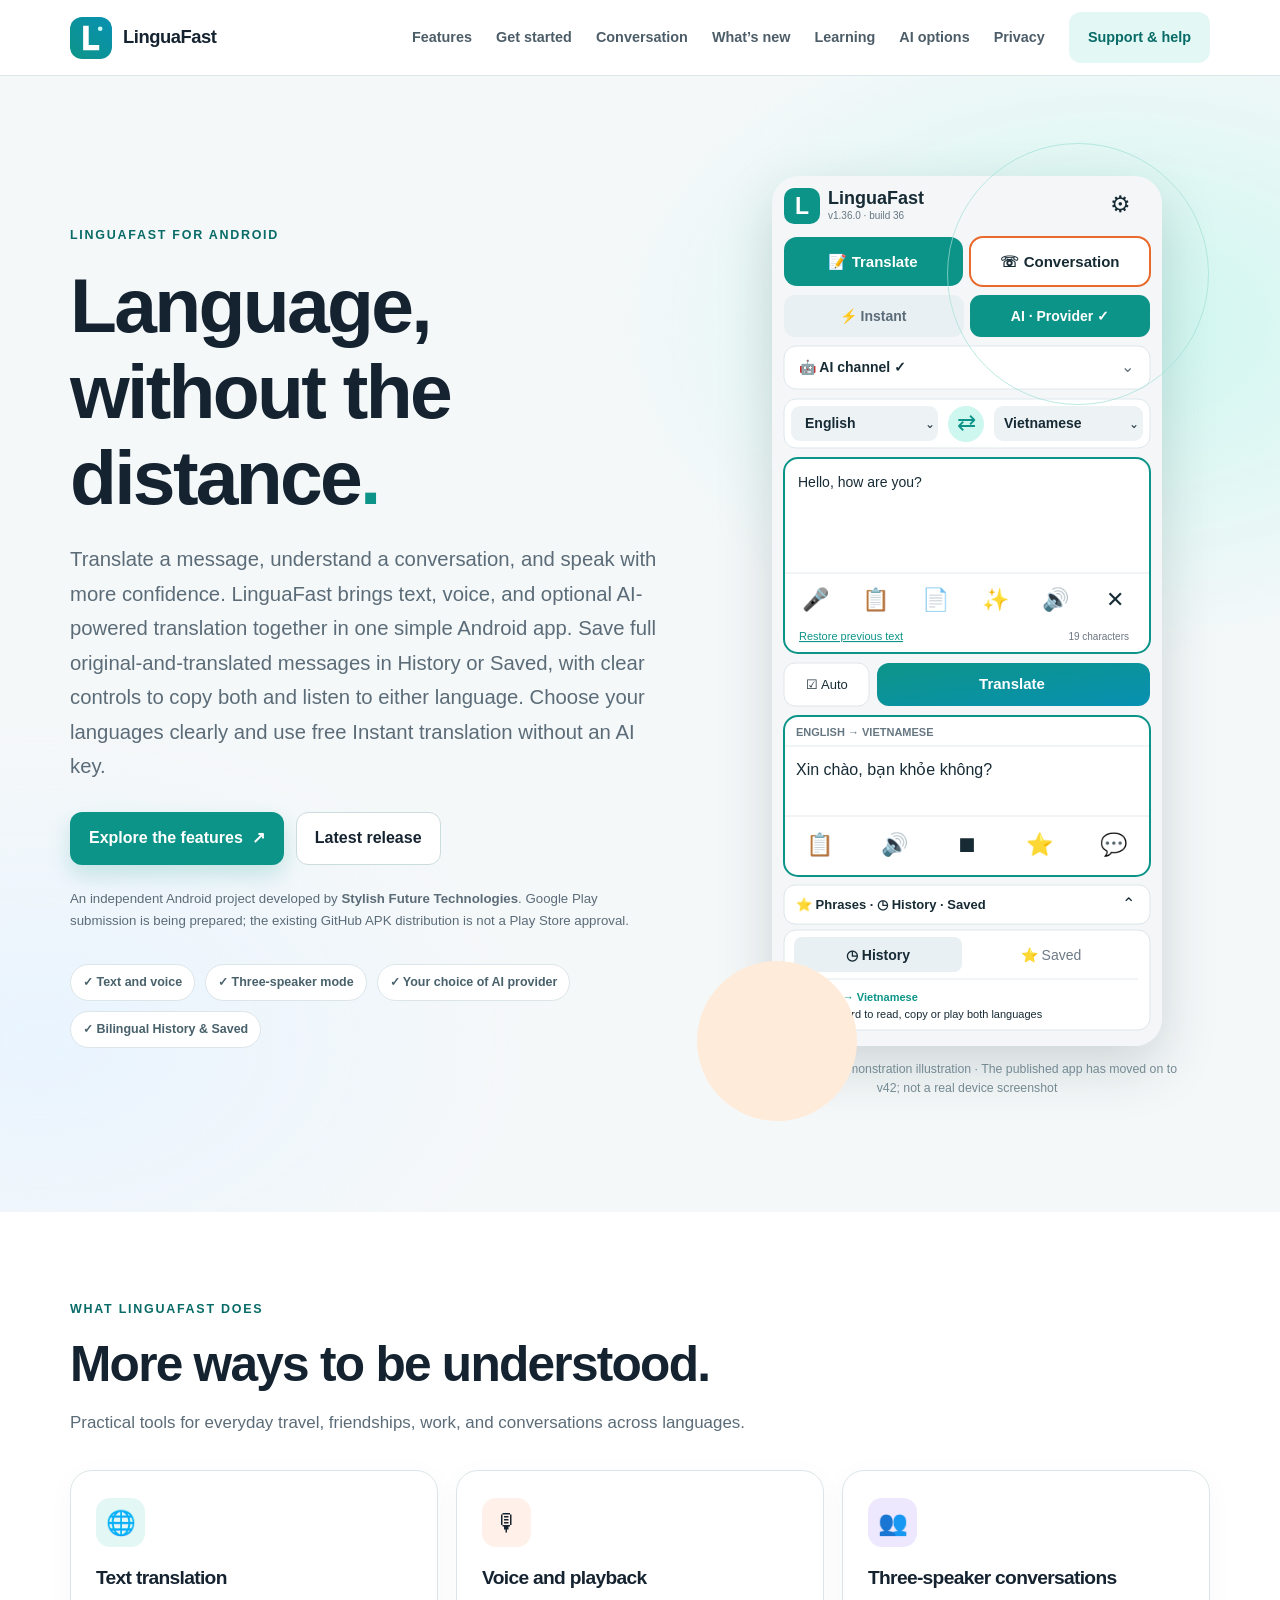
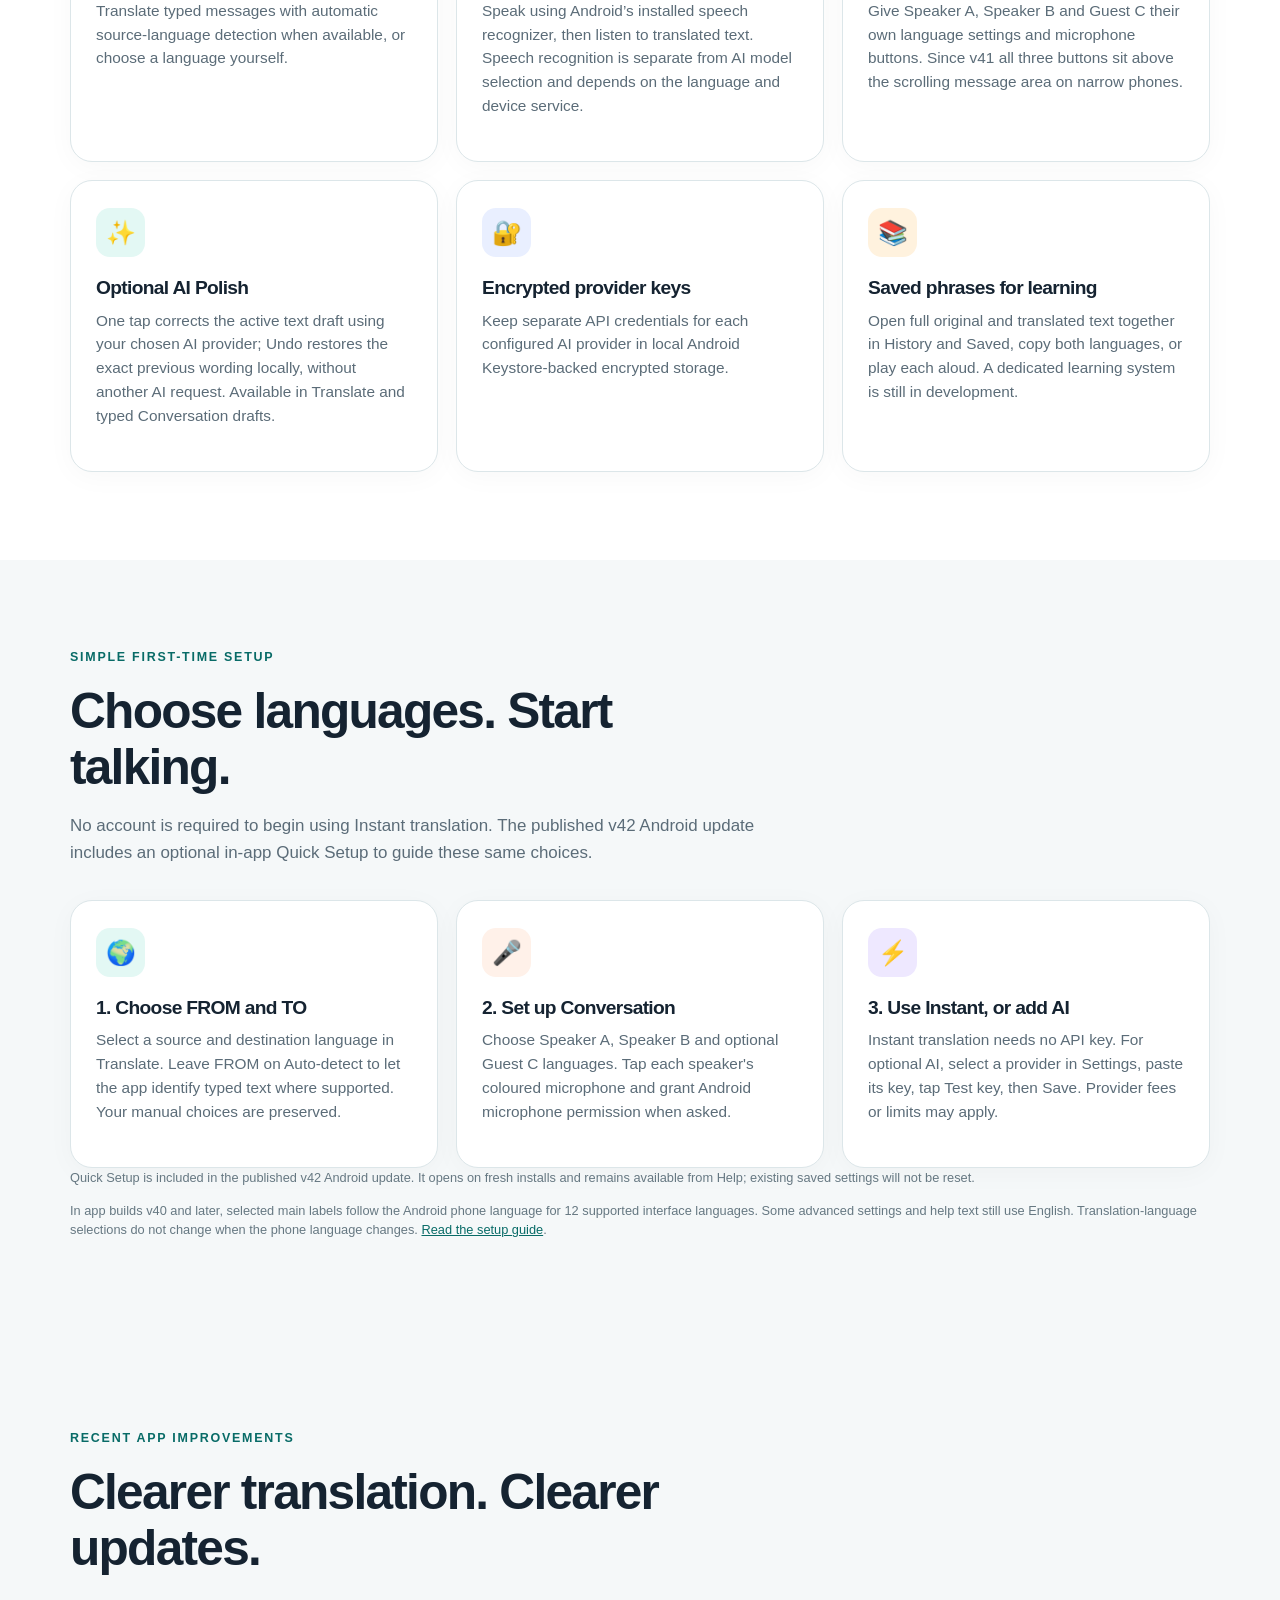
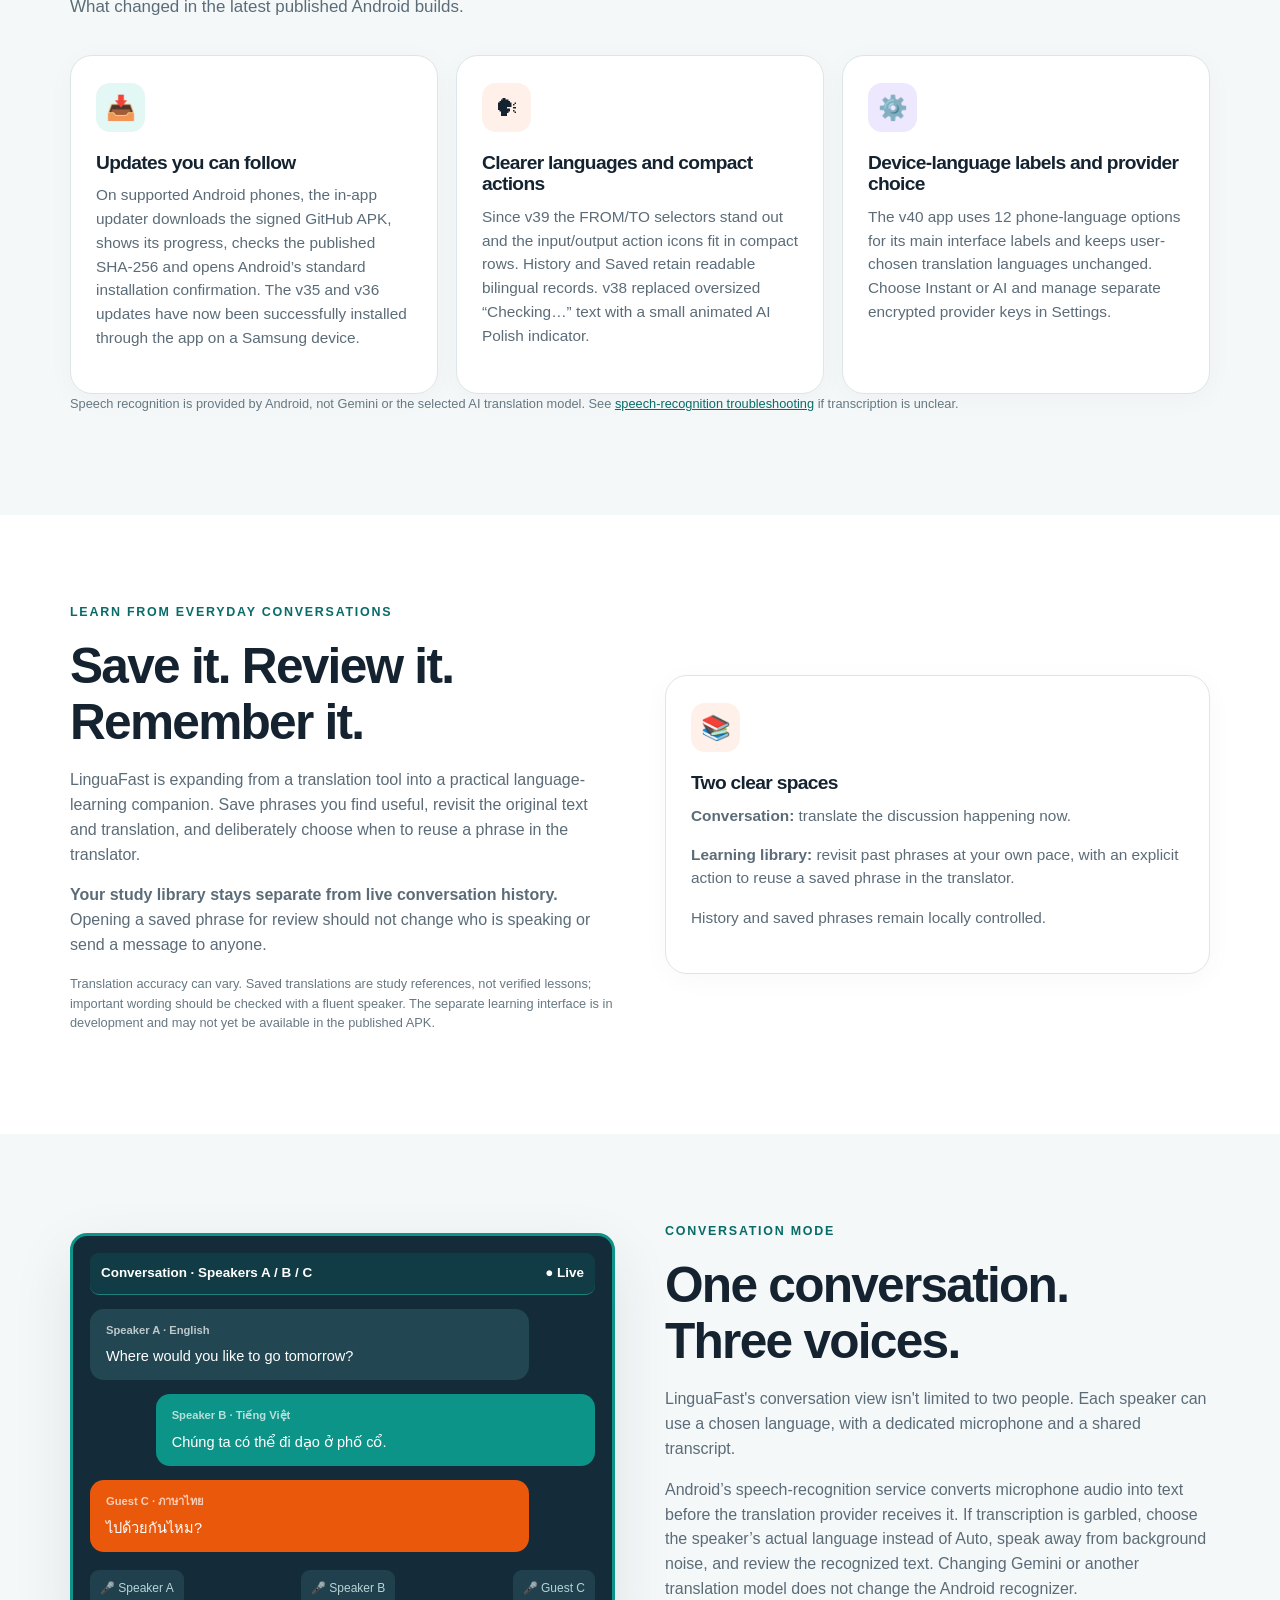
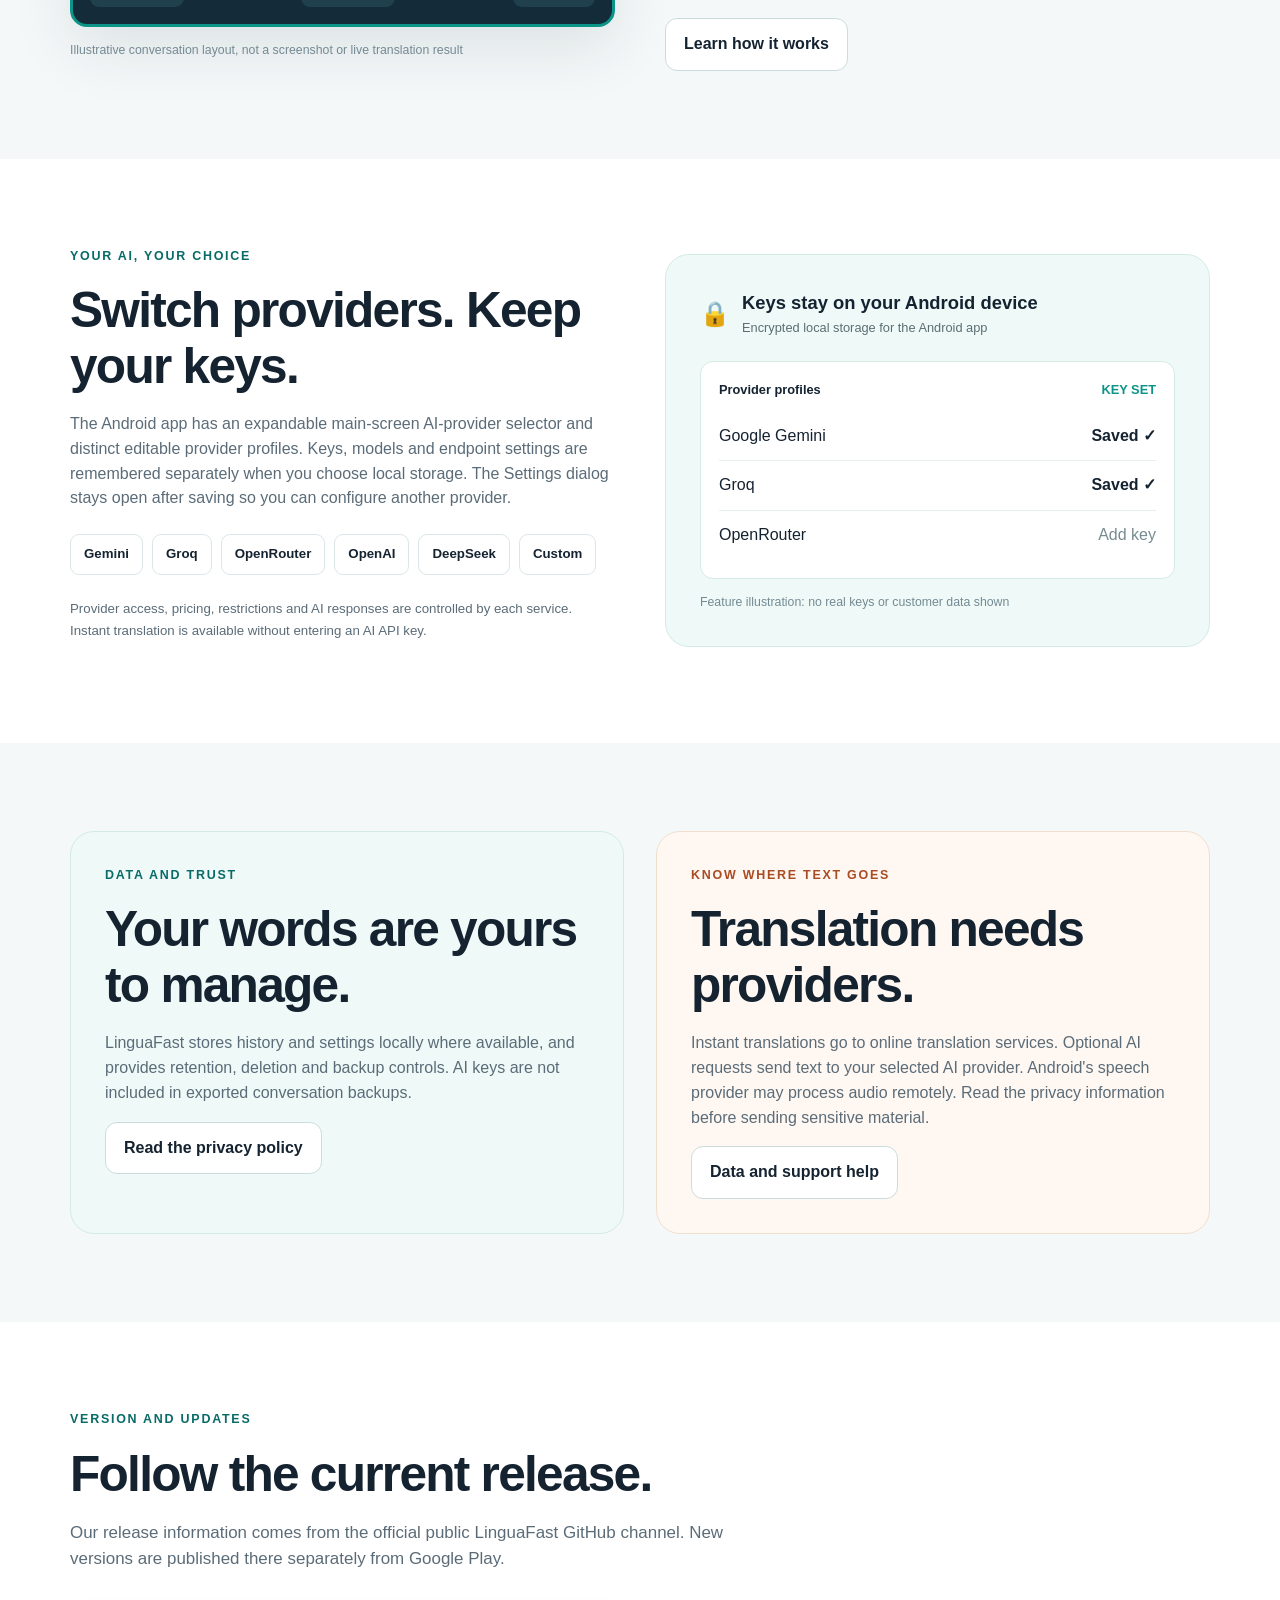
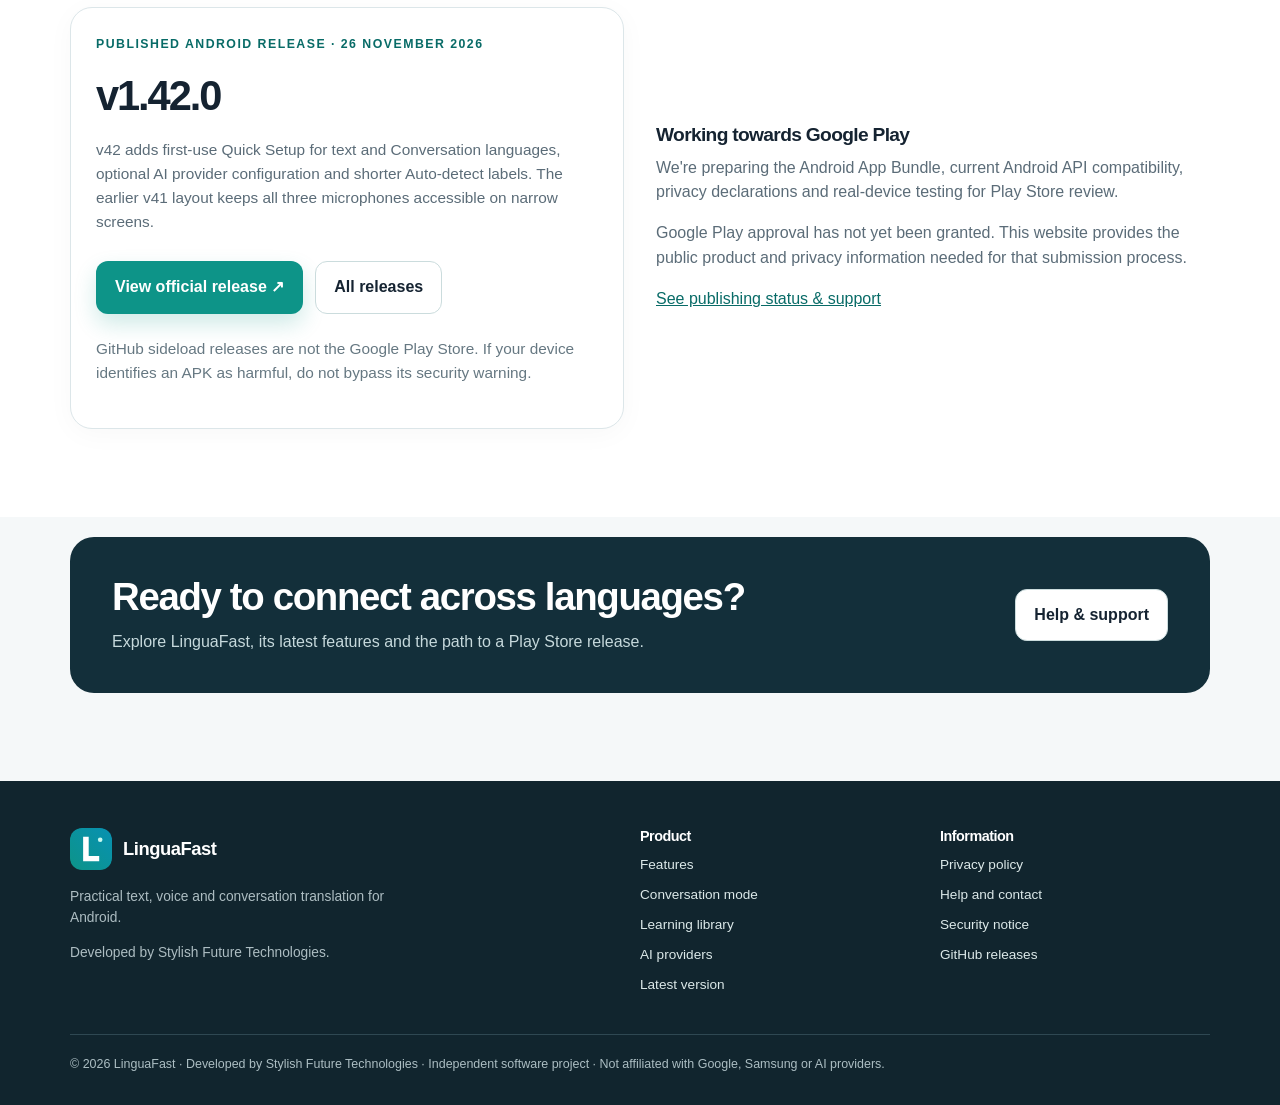
<file: docs/index.html>
<!doctype html>
<html lang="en">
<head>
<meta charset="utf-8">
<meta name="viewport" content="width=device-width,initial-scale=1">
<meta name="theme-color" content="#0d9488">
<meta name="description" content="LinguaFast for Android: clear language selectors, three-speaker conversations, system-language interface labels, secure signed updates and optional guided setup.">
<meta property="og:type" content="website">
<meta property="og:title" content="LinguaFast — Language, without the distance">
<meta property="og:description" content="Translate text, communicate in three-speaker conversations and choose your own AI provider.">
<title>LinguaFast — Language, without the distance</title>
<link rel="icon" href="favicon.svg" type="image/svg+xml">
<link rel="canonical" href="https://madbit1.github.io/linguafast/">
<link rel="stylesheet" href="style.css">
<script src="site.js" defer></script>
</head>
<body>
<a class="sr-only" href="#main">Skip to content</a>
<header class="site-head">
  <div class="container head-inner">
    <a class="identity" href="./"><img src="favicon.svg" width="42" height="42" alt="">LinguaFast</a>
    <nav class="site-nav" aria-label="Main navigation">
      <a href="#features">Features</a><a href="#getting-started">Get started</a>
      <a href="#conversation">Conversation</a>
      <a href="#improvements">What’s new</a><a href="#learning">Learning</a>
      <a href="#ai">AI options</a>
      <a href="privacy.html">Privacy</a>
      <a href="support.html" class="nav-cta">Support &amp; help</a>
    </nav>
  </div>
</header>
<main id="main">
  <section class="hero">
    <div class="container hero-grid">
      <div>
        <div class="eyebrow">LinguaFast for Android</div>
        <h1>Language, without the distance<span style="color:var(--teal)">.</span></h1>
        <p class="hero-lead">Translate a message, understand a conversation, and speak with more confidence. LinguaFast brings text, voice, and optional AI-powered translation together in one simple Android app. Save full original-and-translated messages in History or Saved, with clear controls to copy both and listen to either language. Choose your languages clearly and use free Instant translation without an AI key.</p>
        <div class="hero-actions">
          <a class="button button-primary" href="#features">Explore the features <span aria-hidden="true">↗</span></a>
          <a class="button button-ghost" href="#release">Latest release</a>
        </div>
        <p class="little-note">An independent Android project developed by <strong>Stylish Future Technologies</strong>. Google Play submission is being prepared; the existing GitHub APK distribution is not a Play Store approval.</p>
        <div class="hero-trust"><span>✓ Text and voice</span><span>✓ Three-speaker mode</span><span>✓ Your choice of AI provider</span><span>✓ Bilingual History &amp; Saved</span></div>
      </div>
      <figure class="phone-wrap current-device-preview" aria-label="Historical v36 illustration of the LinguaFast Android Translate interface">
        <img src="images/linguafast-v36-translate.svg" width="390" height="870" loading="eager" decoding="async" alt="LinguaFast v36 showing English to Vietnamese translation, large borderless icons on one row and full History and Saved tabs. Demonstration text only." style="width:min(390px,100%);height:auto;display:block;margin:0 auto;border-radius:27px;box-shadow:0 20px 56px rgba(13,40,50,.17)">
        <figcaption class="preview-label" style="text-align:center">Historical v36 demonstration illustration · The published app has moved on to v42; not a real device screenshot</figcaption>
      </figure>
    </div>
  </section>
  <section class="section alt" id="features">
    <div class="container">
      <div class="section-heading"><div class="eyebrow">What LinguaFast does</div><h2>More ways to be understood.</h2><p>Practical tools for everyday travel, friendships, work, and conversations across languages.</p></div>
      <div class="grid3">
        <article class="feature"><div class="feature-icon" aria-hidden="true">🌐</div><h3>Text translation</h3><p>Translate typed messages with automatic source-language detection when available, or choose a language yourself.</p></article>
        <article class="feature"><div class="feature-icon" aria-hidden="true">🎙</div><h3>Voice and playback</h3><p>Speak using Android’s installed speech recognizer, then listen to translated text. Speech recognition is separate from AI model selection and depends on the language and device service.</p></article>
        <article class="feature"><div class="feature-icon" aria-hidden="true">👥</div><h3>Three-speaker conversations</h3><p>Give Speaker A, Speaker B and Guest C their own language settings and microphone buttons. Since v41 all three buttons sit above the scrolling message area on narrow phones.</p></article>
        <article class="feature"><div class="feature-icon" aria-hidden="true">✨</div><h3>Optional AI Polish</h3><p>One tap corrects the active text draft using your chosen AI provider; Undo restores the exact previous wording locally, without another AI request. Available in Translate and typed Conversation drafts.</p></article>
        <article class="feature"><div class="feature-icon" aria-hidden="true">🔐</div><h3>Encrypted provider keys</h3><p>Keep separate API credentials for each configured AI provider in local Android Keystore-backed encrypted storage.</p></article>
        <article class="feature"><div class="feature-icon" aria-hidden="true">📚</div><h3>Saved phrases for learning</h3><p>Open full original and translated text together in History and Saved, copy both languages, or play each aloud. A dedicated learning system is still in development.</p></article>
      </div>
    </div>
  </section>
  <section class="section" id="getting-started">
    <div class="container">
      <div class="section-heading">
        <div class="eyebrow">Simple first-time setup</div>
        <h2>Choose languages. Start talking.</h2>
        <p>No account is required to begin using Instant translation. The published v42 Android update includes an optional in-app Quick Setup to guide these same choices.</p>
      </div>
      <div class="grid3">
        <article class="feature">
          <div class="feature-icon" aria-hidden="true">🌍</div>
          <h3>1. Choose FROM and TO</h3>
          <p>Select a source and destination language in Translate. Leave FROM on Auto-detect to let the app identify typed text where supported. Your manual choices are preserved.</p>
        </article>
        <article class="feature">
          <div class="feature-icon" aria-hidden="true">🎤</div>
          <h3>2. Set up Conversation</h3>
          <p>Choose Speaker A, Speaker B and optional Guest C languages. Tap each speaker's coloured microphone and grant Android microphone permission when asked.</p>
        </article>
        <article class="feature">
          <div class="feature-icon" aria-hidden="true">⚡</div>
          <h3>3. Use Instant, or add AI</h3>
          <p>Instant translation needs no API key. For optional AI, select a provider in Settings, paste its key, tap Test key, then Save. Provider fees or limits may apply.</p>
        </article>
      </div>
      <p class="fine" id="quick-setup-availability">Quick Setup is included in the published v42 Android update. It opens on fresh installs and remains available from Help; existing saved settings will not be reset.</p>
      <p class="fine">In app builds v40 and later, selected main labels follow the Android phone language for 12 supported interface languages. Some advanced settings and help text still use English. Translation-language selections do not change when the phone language changes. <a href="support.html#quick-start">Read the setup guide</a>.</p>
    </div>
  </section>
  <section class="section" id="improvements">
    <div class="container">
      <div class="section-heading">
        <div class="eyebrow">Recent app improvements</div>
        <h2>Clearer translation. Clearer updates.</h2>
        <p>What changed in the latest published Android builds.</p>
      </div>
      <div class="grid3">
        <article class="feature">
          <div class="feature-icon" aria-hidden="true">📥</div>
          <h3>Updates you can follow</h3>
          <p>On supported Android phones, the in-app updater downloads the signed GitHub APK, shows its progress, checks the published SHA-256 and opens Android’s standard installation confirmation. The v35 and v36 updates have now been successfully installed through the app on a Samsung device.</p>
        </article>
        <article class="feature">
          <div class="feature-icon" aria-hidden="true">🗣</div>
          <h3>Clearer languages and compact actions</h3>
          <p>Since v39 the FROM/TO selectors stand out and the input/output action icons fit in compact rows. History and Saved retain readable bilingual records. v38 replaced oversized “Checking…” text with a small animated AI Polish indicator.</p>
        </article>
        <article class="feature">
          <div class="feature-icon" aria-hidden="true">⚙️</div>
          <h3>Device-language labels and provider choice</h3>
          <p>The v40 app uses 12 phone-language options for its main interface labels and keeps user-chosen translation languages unchanged. Choose Instant or AI and manage separate encrypted provider keys in Settings.</p>
        </article>
      </div>
      <p class="fine">Speech recognition is provided by Android, not Gemini or the selected AI translation model. See <a href="support.html#speech">speech-recognition troubleshooting</a> if transcription is unclear.</p>
    </div>
  </section>
  <section class="section alt" id="learning">
    <div class="container showcase">
      <div>
        <div class="eyebrow">Learn from everyday conversations</div>
        <h2>Save it. Review it. Remember it.</h2>
        <p>LinguaFast is expanding from a translation tool into a practical language-learning companion. Save phrases you find useful, revisit the original text and translation, and deliberately choose when to reuse a phrase in the translator.</p>
        <p><strong>Your study library stays separate from live conversation history.</strong> Opening a saved phrase for review should not change who is speaking or send a message to anyone.</p>
        <p class="fine">Translation accuracy can vary. Saved translations are study references, not verified lessons; important wording should be checked with a fluent speaker. The separate learning interface is in development and may not yet be available in the published APK.</p>
      </div>
      <div class="feature"><div class="feature-icon" aria-hidden="true">📚</div><h3>Two clear spaces</h3><p><strong>Conversation:</strong> translate the discussion happening now.</p><p><strong>Learning library:</strong> revisit past phrases at your own pace, with an explicit action to reuse a saved phrase in the translator.</p><p>History and saved phrases remain locally controlled.</p></div>
    </div>
  </section>
  <section class="section" id="conversation">
    <div class="container showcase">
      <div>
        <div class="chat-panel" role="img" aria-label="Illustrative multilingual transcript: three speakers communicating in English, Vietnamese and Thai">
          <div class="chat-head"><span>Conversation · Speakers A / B / C</span><span>● Live</span></div>
          <div class="chat-bubble"><small>Speaker A · English</small>Where would you like to go tomorrow?</div>
          <div class="chat-bubble"><small>Speaker B · Tiếng Việt</small>Chúng ta có thể đi dạo ở phố cổ.</div>
          <div class="chat-bubble"><small>Guest C · ภาษาไทย</small>ไปด้วยกันไหม?</div>
          <div class="chat-tools"><span>🎤 Speaker A</span><span>🎤 Speaker B</span><span>🎤 Guest C</span></div>
        </div>
        <div class="preview-label">Illustrative conversation layout, not a screenshot or live translation result</div>
      </div>
      <div>
        <div class="eyebrow">Conversation mode</div><h2>One conversation.<br>Three voices.</h2>
        <p>LinguaFast's conversation view isn't limited to two people. Each speaker can use a chosen language, with a dedicated microphone and a shared transcript.</p>
        <p>Android’s speech-recognition service converts microphone audio into text before the translation provider receives it. If transcription is garbled, choose the speaker’s actual language instead of Auto, speak away from background noise, and review the recognized text. Changing Gemini or another translation model does not change the Android recognizer.</p>
        <a class="button button-ghost" href="support.html">Learn how it works</a>
      </div>
    </div>
  </section>
  <section class="section alt" id="ai">
    <div class="container showcase">
      <div>
        <div class="eyebrow">Your AI, your choice</div><h2>Switch providers. Keep your keys.</h2>
        <p>The Android app has an expandable main-screen AI-provider selector and distinct editable provider profiles. Keys, models and endpoint settings are remembered separately when you choose local storage. The Settings dialog stays open after saving so you can configure another provider.</p>
        <div class="provider-list" aria-label="Current supported provider presets">
          <span>Gemini</span><span>Groq</span><span>OpenRouter</span><span>OpenAI</span><span>DeepSeek</span><span>Custom</span>
        </div>
        <p class="little-note">Provider access, pricing, restrictions and AI responses are controlled by each service. Instant translation is available without entering an AI API key.</p>
      </div>
      <div class="soft-panel">
        <div style="display:flex;align-items:center;gap:12px;margin-bottom:23px"><span style="font-size:1.5rem">🔒</span><div><strong style="font-size:1.15rem">Keys stay on your Android device</strong><div style="font-size:.8rem;color:#5b6e73">Encrypted local storage for the Android app</div></div></div>
        <div style="border-radius:13px;background:white;border:1px solid #d5ebe5;padding:18px">
          <div style="display:flex;justify-content:space-between;font-size:.8rem;font-weight:780;margin-bottom:12px"><span>Provider profiles</span><span style="color:#0d9488">KEY SET</span></div>
          <div style="padding:12px 0;border-bottom:1px solid #e8eeee;display:flex;justify-content:space-between;gap:12px"><span>Google Gemini</span><strong>Saved ✓</strong></div>
          <div style="padding:12px 0;border-bottom:1px solid #e8eeee;display:flex;justify-content:space-between;gap:12px"><span>Groq</span><strong>Saved ✓</strong></div>
          <div style="padding:12px 0;display:flex;justify-content:space-between;gap:12px"><span>OpenRouter</span><span style="color:#768b90">Add key</span></div>
        </div>
        <div class="preview-label">Feature illustration: no real keys or customer data shown</div>
      </div>
    </div>
  </section>
  <section class="section" id="privacy">
    <div class="container two-column">
      <div class="soft-panel"><div class="eyebrow">Data and trust</div><h2>Your words are yours to manage.</h2><p>LinguaFast stores history and settings locally where available, and provides retention, deletion and backup controls. AI keys are not included in exported conversation backups.</p><a class="button button-ghost" href="privacy.html">Read the privacy policy</a></div>
      <div class="soft-panel" style="background:#fff8f2;border-color:#f1dfce"><div class="eyebrow" style="color:#a94b23">Know where text goes</div><h2>Translation needs providers.</h2><p>Instant translations go to online translation services. Optional AI requests send text to your selected AI provider. Android's speech provider may process audio remotely. Read the privacy information before sending sensitive material.</p><a class="button button-ghost" href="support.html#data">Data and support help</a></div>
    </div>
  </section>
  <section class="section alt" id="release">
    <div class="container">
      <div class="section-heading"><div class="eyebrow">Version and updates</div><h2>Follow the current release.</h2><p>Our release information comes from the official public LinguaFast GitHub channel. New versions are published there separately from Google Play.</p></div>
      <div class="two-column">
        <div class="feature" style="min-height:0">
          <div class="release-date" id="release-state">Published Android release · 26 November 2026</div>
          <div class="version-big" id="release-version">v1.42.0</div>
          <p id="release-copy">v42 adds first-use Quick Setup for text and Conversation languages, optional AI provider configuration and shorter Auto-detect labels. The earlier v41 layout keeps all three microphones accessible on narrow screens.</p>
          <div class="hero-actions">
            <a class="button button-primary" id="release-link" href="https://github.com/madbit1/linguafast-updates/releases/tag/android-v42" rel="noopener">View official release ↗</a>
            <a class="button button-ghost" href="https://github.com/madbit1/linguafast-updates/releases" rel="noopener">All releases</a>
          </div>
          <p class="fine">GitHub sideload releases are not the Google Play Store. If your device identifies an APK as harmful, do not bypass its security warning.</p>
        </div>
        <div style="align-self:center">
          <h3>Working towards Google Play</h3>
          <p>We're preparing the Android App Bundle, current Android API compatibility, privacy declarations and real-device testing for Play Store review.</p>
          <p>Google Play approval has not yet been granted. This website provides the public product and privacy information needed for that submission process.</p>
          <a href="support.html#play">See publishing status &amp; support</a>
        </div>
      </div>
    </div>
  </section>
  <section class="section" style="padding-top:20px">
    <div class="container"><div class="callout"><div><h2>Ready to connect across languages?</h2><p>Explore LinguaFast, its latest features and the path to a Play Store release.</p></div><a class="button button-ghost" href="support.html">Help &amp; support</a></div></div>
  </section>
</main>
<footer class="footer">
  <div class="container">
    <div class="footer-grid">
      <div><a class="identity" style="color:white" href="./"><img src="favicon.svg" width="42" height="42" alt="">LinguaFast</a><p style="max-width:340px;margin-top:16px">Practical text, voice and conversation translation for Android.</p><p>Developed by Stylish Future Technologies.</p></div>
      <div><h3>Product</h3><ul><li><a href="#features">Features</a></li><li><a href="#conversation">Conversation mode</a></li><li><a href="#learning">Learning library</a></li><li><a href="#ai">AI providers</a></li><li><a href="#release">Latest version</a></li></ul></div>
      <div><h3>Information</h3><ul><li><a href="privacy.html">Privacy policy</a></li><li><a href="support.html">Help and contact</a></li><li><a href="https://github.com/madbit1/linguafast-updates/blob/main/SECURITY.md">Security notice</a></li><li><a href="https://github.com/madbit1/linguafast-updates/releases/latest">GitHub releases</a></li></ul></div>
    </div>
    <div class="footer-bottom">© 2026 LinguaFast · Developed by Stylish Future Technologies · Independent software project · Not affiliated with Google, Samsung or AI providers.</div>
  </div>
</footer>
</body></html>
</file>
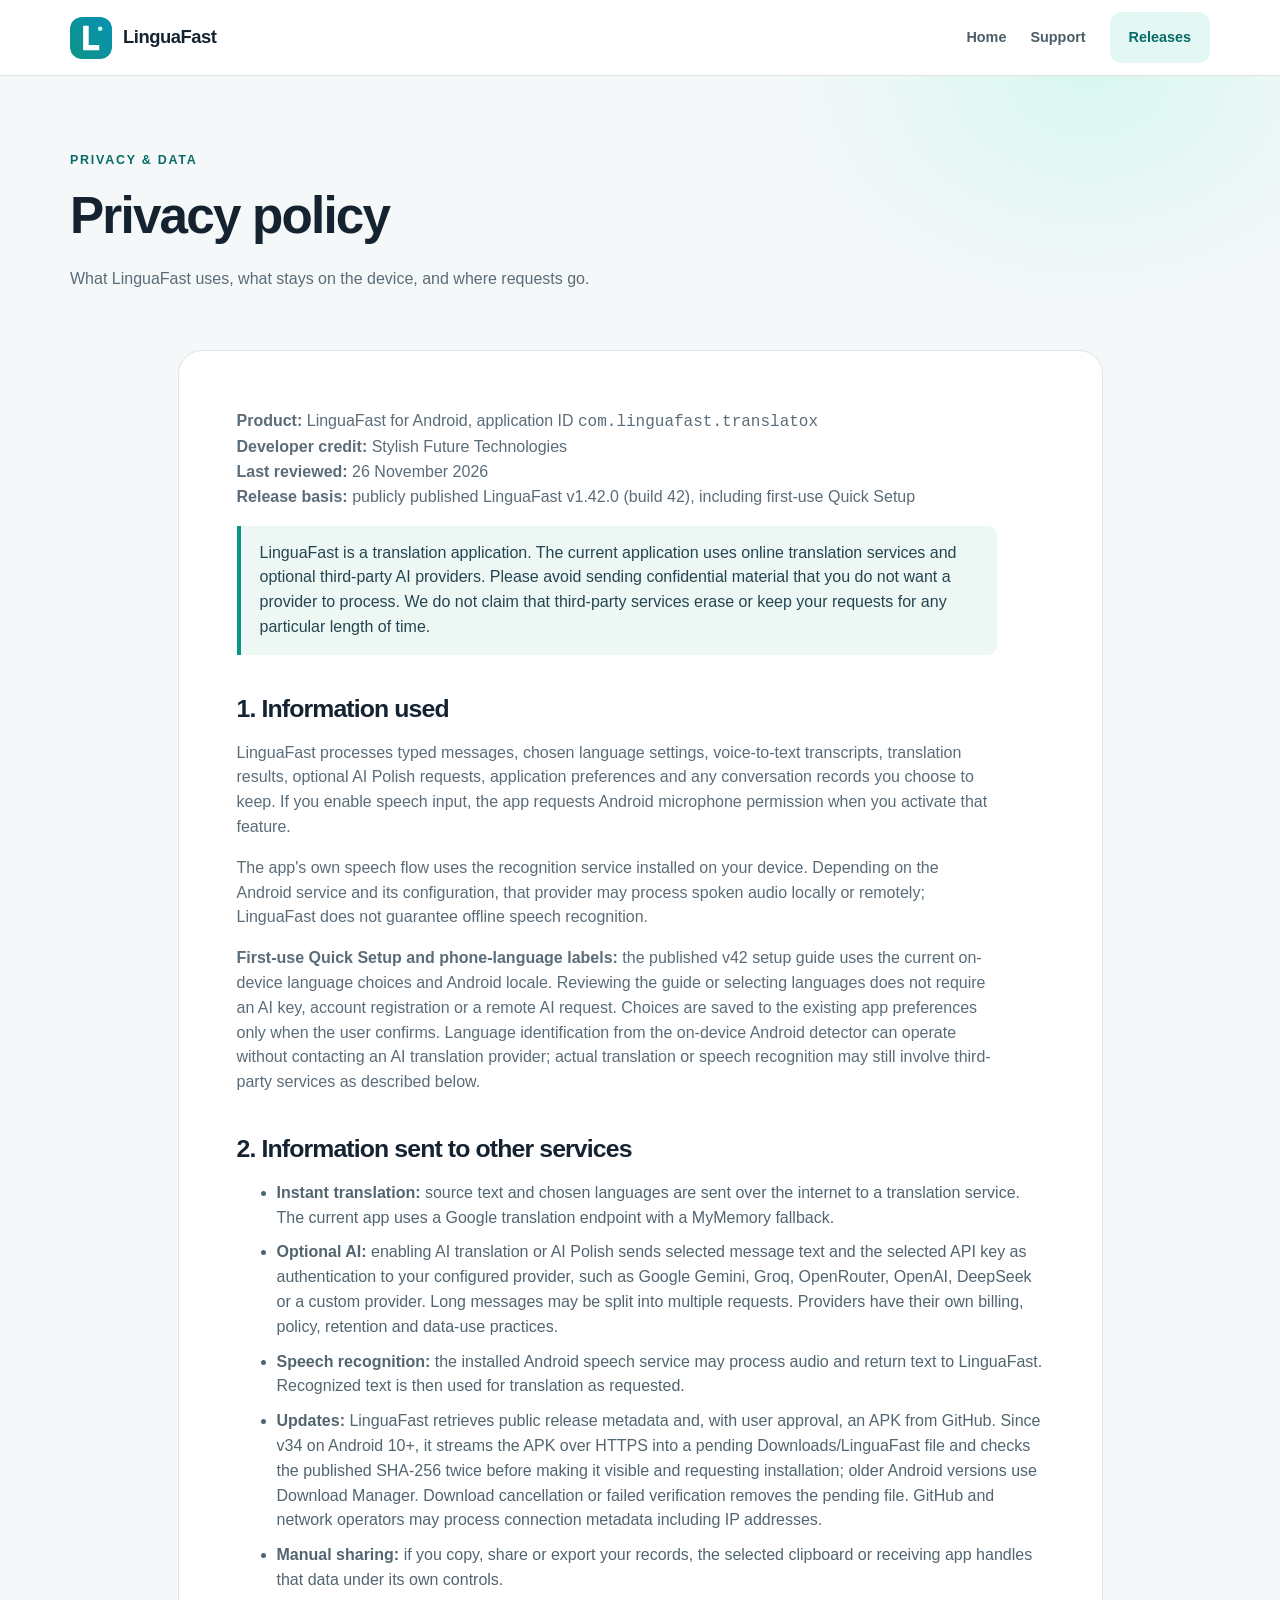
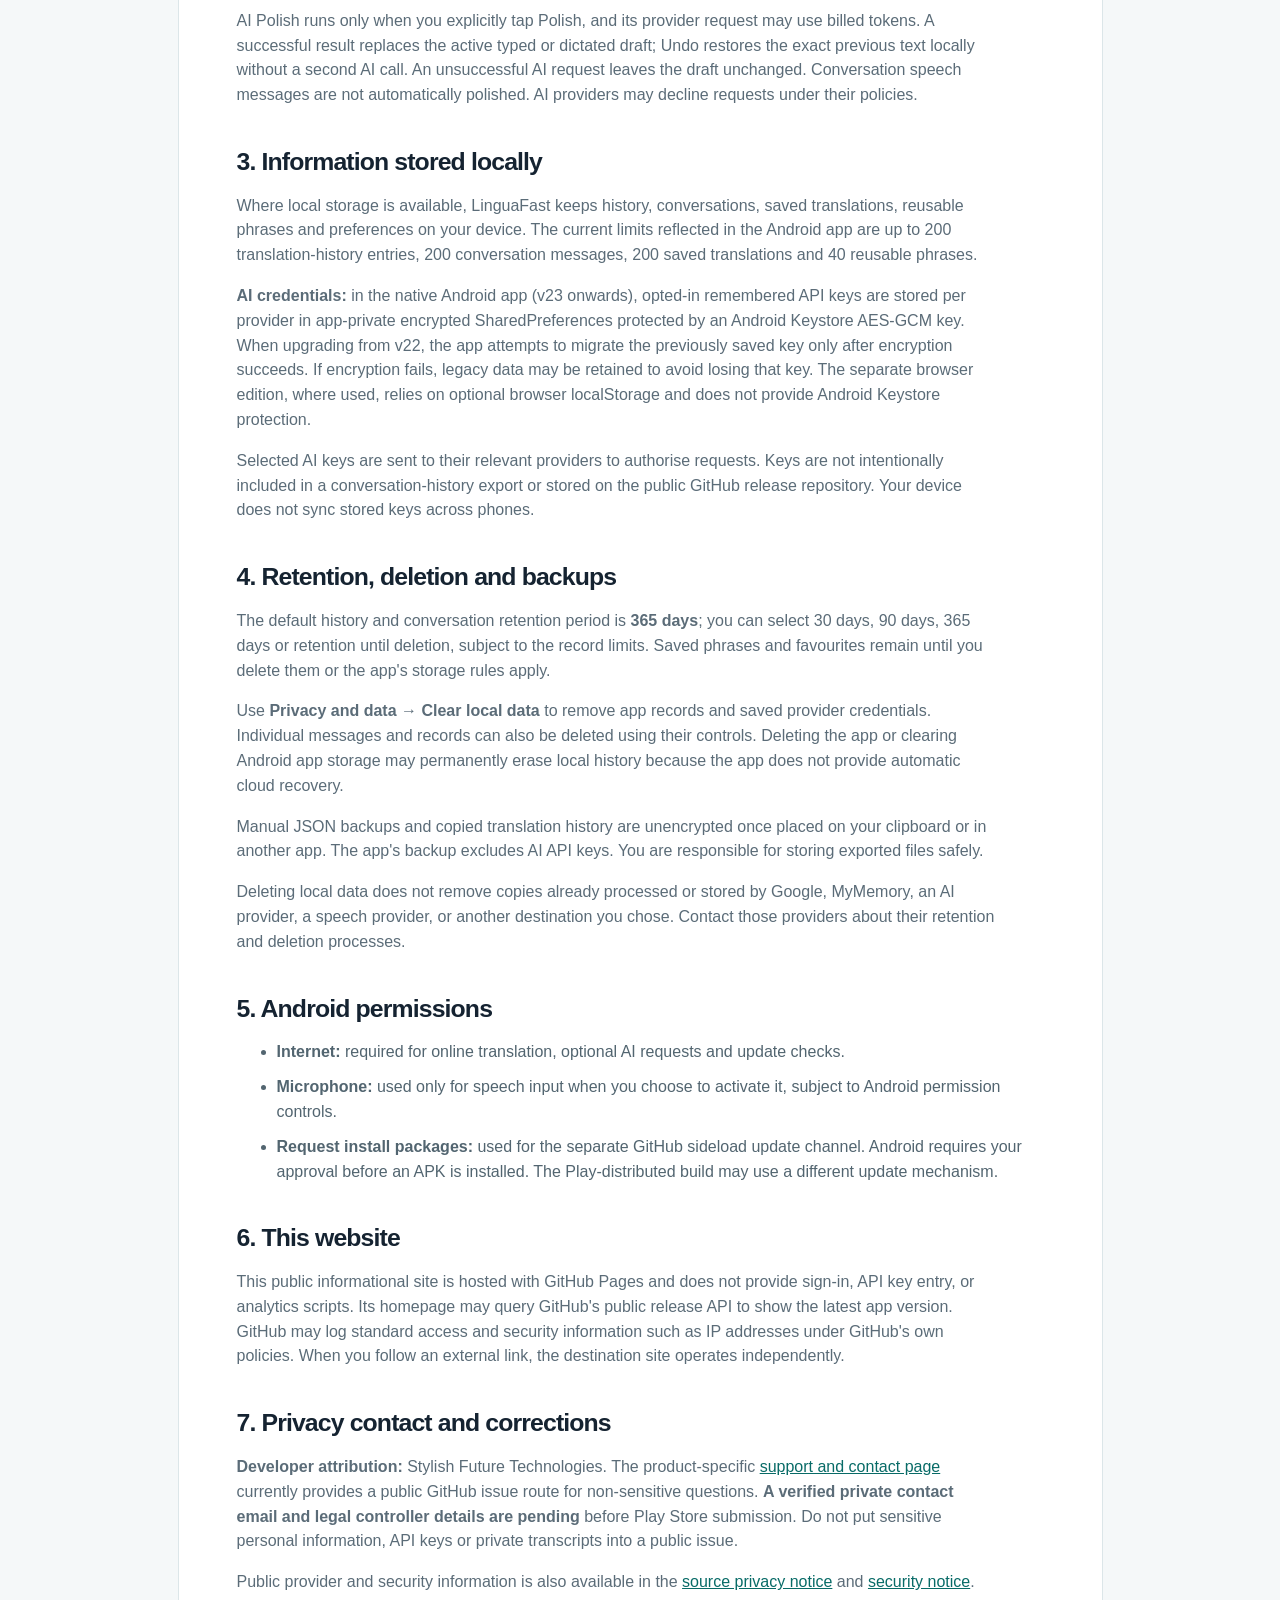
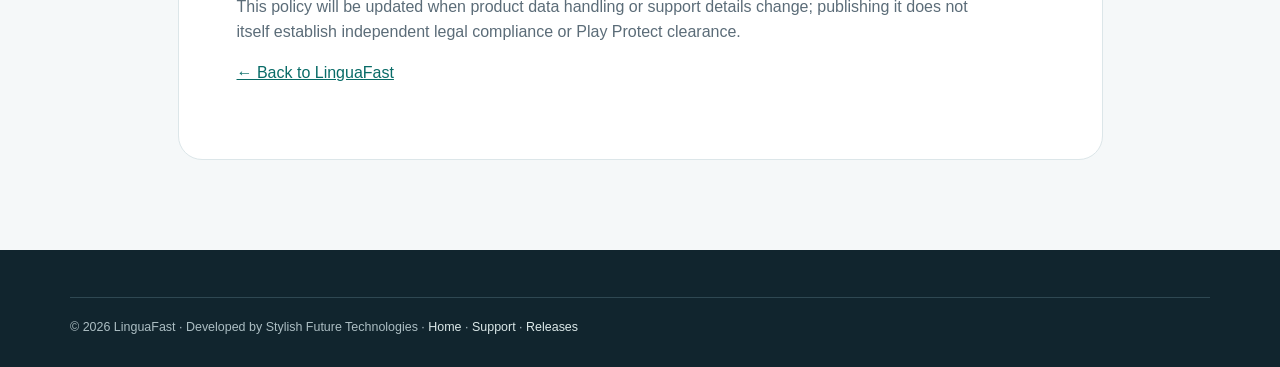
<file: docs/privacy.html>
<!doctype html><html lang="en"><head>
<meta charset="utf-8"><meta name="viewport" content="width=device-width,initial-scale=1"><meta name="theme-color" content="#0d9488">
<meta name="description" content="LinguaFast for Android privacy policy: how text, speech, translations, AI keys, local records and app updates are handled.">
<title>Privacy policy · LinguaFast</title><link rel="icon" href="favicon.svg" type="image/svg+xml"><link rel="stylesheet" href="style.css">
<link rel="canonical" href="https://madbit1.github.io/linguafast/privacy.html">
</head><body>
<a class="sr-only" href="#main">Skip to content</a>
<header class="site-head"><div class="container head-inner"><a class="identity" href="./"><img src="favicon.svg" width="42" height="42" alt="">LinguaFast</a><nav class="site-nav" aria-label="Navigation"><a href="./">Home</a><a href="support.html">Support</a><a href="https://github.com/madbit1/linguafast-updates/releases/latest" class="nav-cta">Releases</a></nav></div></header>
<main id="main"><section class="page-hero"><div class="container"><div class="eyebrow">Privacy &amp; data</div><h1>Privacy policy</h1><p>What LinguaFast uses, what stays on the device, and where requests go.</p></div></section>
<article class="prose container">
<p><strong>Product:</strong> LinguaFast for Android, application ID <code>com.linguafast.translatox</code><br><strong>Developer credit:</strong> Stylish Future Technologies<br><strong>Last reviewed:</strong> 26 November 2026<br><strong>Release basis:</strong> publicly published LinguaFast v1.42.0 (build 42), including first-use Quick Setup</p>
<p class="note">LinguaFast is a translation application. The current application uses online translation services and optional third-party AI providers. Please avoid sending confidential material that you do not want a provider to process. We do not claim that third-party services erase or keep your requests for any particular length of time.</p>
<h2 id="collected">1. Information used</h2>
<p>LinguaFast processes typed messages, chosen language settings, voice-to-text transcripts, translation results, optional AI Polish requests, application preferences and any conversation records you choose to keep. If you enable speech input, the app requests Android microphone permission when you activate that feature.</p>
<p>The app's own speech flow uses the recognition service installed on your device. Depending on the Android service and its configuration, that provider may process spoken audio locally or remotely; LinguaFast does not guarantee offline speech recognition.</p>
<p><strong>First-use Quick Setup and phone-language labels:</strong> the published v42 setup guide uses the current on-device language choices and Android locale. Reviewing the guide or selecting languages does not require an AI key, account registration or a remote AI request. Choices are saved to the existing app preferences only when the user confirms. Language identification from the on-device Android detector can operate without contacting an AI translation provider; actual translation or speech recognition may still involve third-party services as described below.</p>
<h2 id="services">2. Information sent to other services</h2>
<ul>
<li><strong>Instant translation:</strong> source text and chosen languages are sent over the internet to a translation service. The current app uses a Google translation endpoint with a MyMemory fallback.</li>
<li><strong>Optional AI:</strong> enabling AI translation or AI Polish sends selected message text and the selected API key as authentication to your configured provider, such as Google Gemini, Groq, OpenRouter, OpenAI, DeepSeek or a custom provider. Long messages may be split into multiple requests. Providers have their own billing, policy, retention and data-use practices.</li>
<li><strong>Speech recognition:</strong> the installed Android speech service may process audio and return text to LinguaFast. Recognized text is then used for translation as requested.</li>
<li><strong>Updates:</strong> LinguaFast retrieves public release metadata and, with user approval, an APK from GitHub. Since v34 on Android 10+, it streams the APK over HTTPS into a pending Downloads/LinguaFast file and checks the published SHA-256 twice before making it visible and requesting installation; older Android versions use Download Manager. Download cancellation or failed verification removes the pending file. GitHub and network operators may process connection metadata including IP addresses.</li>
<li><strong>Manual sharing:</strong> if you copy, share or export your records, the selected clipboard or receiving app handles that data under its own controls.</li>
</ul>
<p>AI Polish runs only when you explicitly tap Polish, and its provider request may use billed tokens. A successful result replaces the active typed or dictated draft; Undo restores the exact previous text locally without a second AI call. An unsuccessful AI request leaves the draft unchanged. Conversation speech messages are not automatically polished. AI providers may decline requests under their policies.</p>
<h2 id="stored">3. Information stored locally</h2>
<p>Where local storage is available, LinguaFast keeps history, conversations, saved translations, reusable phrases and preferences on your device. The current limits reflected in the Android app are up to 200 translation-history entries, 200 conversation messages, 200 saved translations and 40 reusable phrases.</p>
<p><strong>AI credentials:</strong> in the native Android app (v23 onwards), opted-in remembered API keys are stored per provider in app-private encrypted SharedPreferences protected by an Android Keystore AES-GCM key. When upgrading from v22, the app attempts to migrate the previously saved key only after encryption succeeds. If encryption fails, legacy data may be retained to avoid losing that key. The separate browser edition, where used, relies on optional browser localStorage and does not provide Android Keystore protection.</p>
<p>Selected AI keys are sent to their relevant providers to authorise requests. Keys are not intentionally included in a conversation-history export or stored on the public GitHub release repository. Your device does not sync stored keys across phones.</p>
<h2 id="retention">4. Retention, deletion and backups</h2>
<p>The default history and conversation retention period is <strong>365 days</strong>; you can select 30 days, 90 days, 365 days or retention until deletion, subject to the record limits. Saved phrases and favourites remain until you delete them or the app's storage rules apply.</p>
<p>Use <strong>Privacy and data → Clear local data</strong> to remove app records and saved provider credentials. Individual messages and records can also be deleted using their controls. Deleting the app or clearing Android app storage may permanently erase local history because the app does not provide automatic cloud recovery.</p>
<p>Manual JSON backups and copied translation history are unencrypted once placed on your clipboard or in another app. The app's backup excludes AI API keys. You are responsible for storing exported files safely.</p>
<p>Deleting local data does not remove copies already processed or stored by Google, MyMemory, an AI provider, a speech provider, or another destination you chose. Contact those providers about their retention and deletion processes.</p>
<h2 id="permissions">5. Android permissions</h2>
<ul>
<li><strong>Internet:</strong> required for online translation, optional AI requests and update checks.</li>
<li><strong>Microphone:</strong> used only for speech input when you choose to activate it, subject to Android permission controls.</li>
<li><strong>Request install packages:</strong> used for the separate GitHub sideload update channel. Android requires your approval before an APK is installed. The Play-distributed build may use a different update mechanism.</li>
</ul>
<h2 id="website">6. This website</h2>
<p>This public informational site is hosted with GitHub Pages and does not provide sign-in, API key entry, or analytics scripts. Its homepage may query GitHub's public release API to show the latest app version. GitHub may log standard access and security information such as IP addresses under GitHub's own policies. When you follow an external link, the destination site operates independently.</p>
<h2 id="contact">7. Privacy contact and corrections</h2>
<p><strong>Developer attribution:</strong> Stylish Future Technologies. The product-specific <a href="support.html">support and contact page</a> currently provides a public GitHub issue route for non-sensitive questions. <strong>A verified private contact email and legal controller details are pending</strong> before Play Store submission. Do not put sensitive personal information, API keys or private transcripts into a public issue.</p>
<p>Public provider and security information is also available in the <a href="https://github.com/madbit1/linguafast-updates/blob/main/PRIVACY_POLICY.md">source privacy notice</a> and <a href="https://github.com/madbit1/linguafast-updates/blob/main/SECURITY.md">security notice</a>. This policy will be updated when product data handling or support details change; publishing it does not itself establish independent legal compliance or Play Protect clearance.</p>
<p><a href="./">← Back to LinguaFast</a></p>
</article></main>
<footer class="footer"><div class="container"><div class="footer-bottom">© 2026 LinguaFast · Developed by Stylish Future Technologies · <a href="./">Home</a> · <a href="support.html">Support</a> · <a href="https://github.com/madbit1/linguafast-updates/releases/latest">Releases</a></div></div></footer></body></html>
</file>
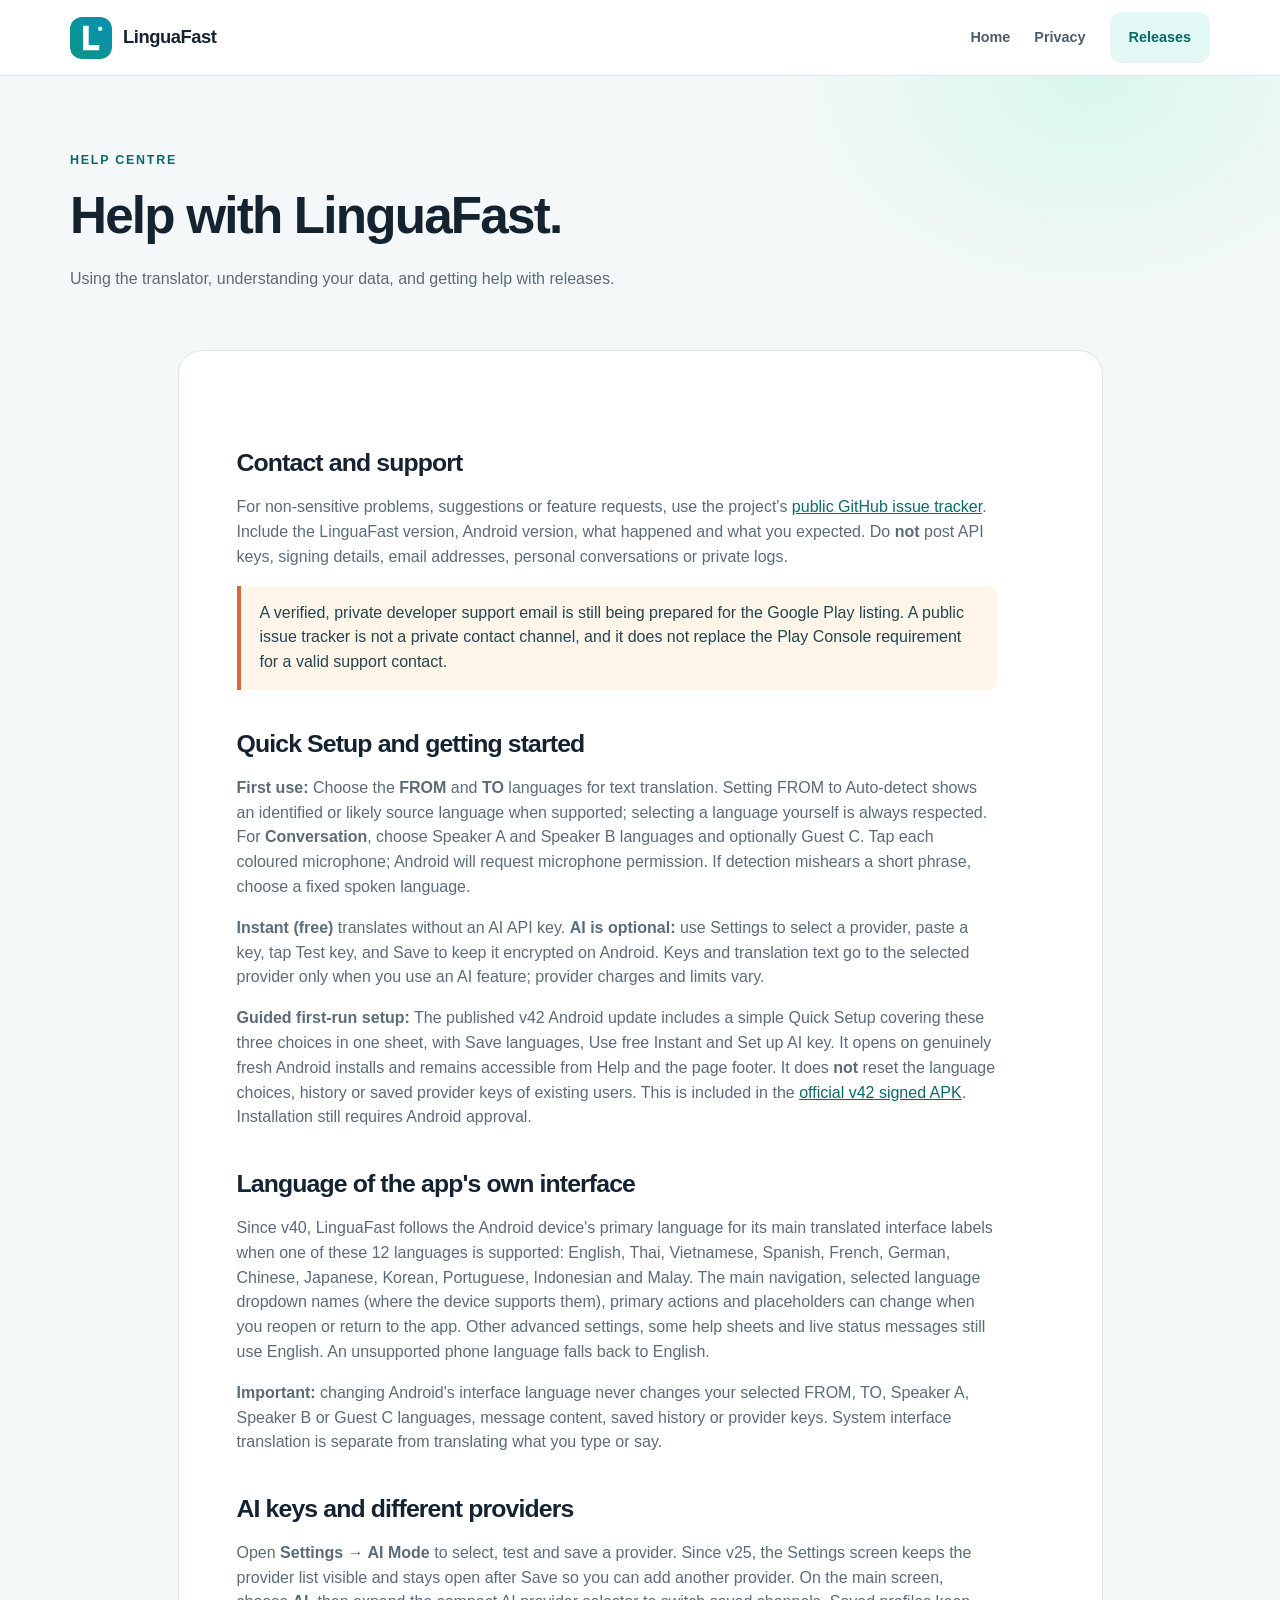
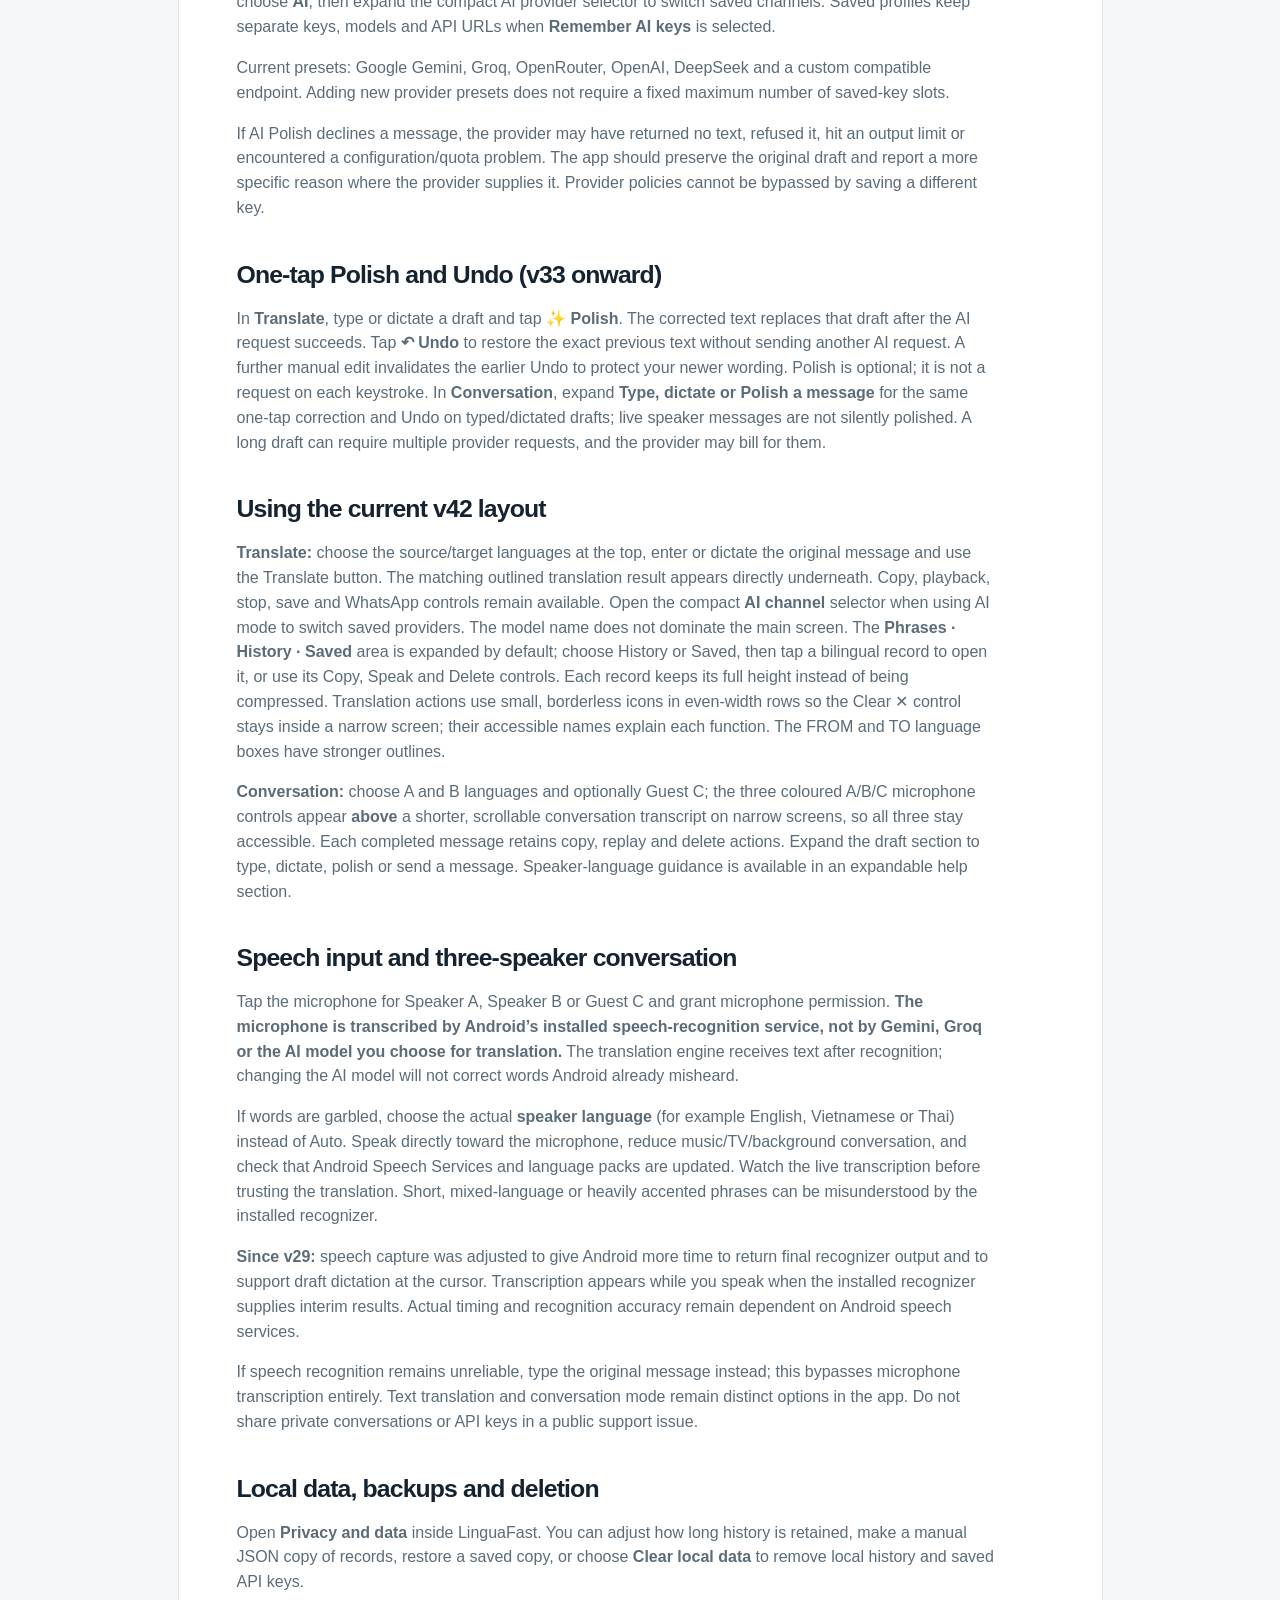
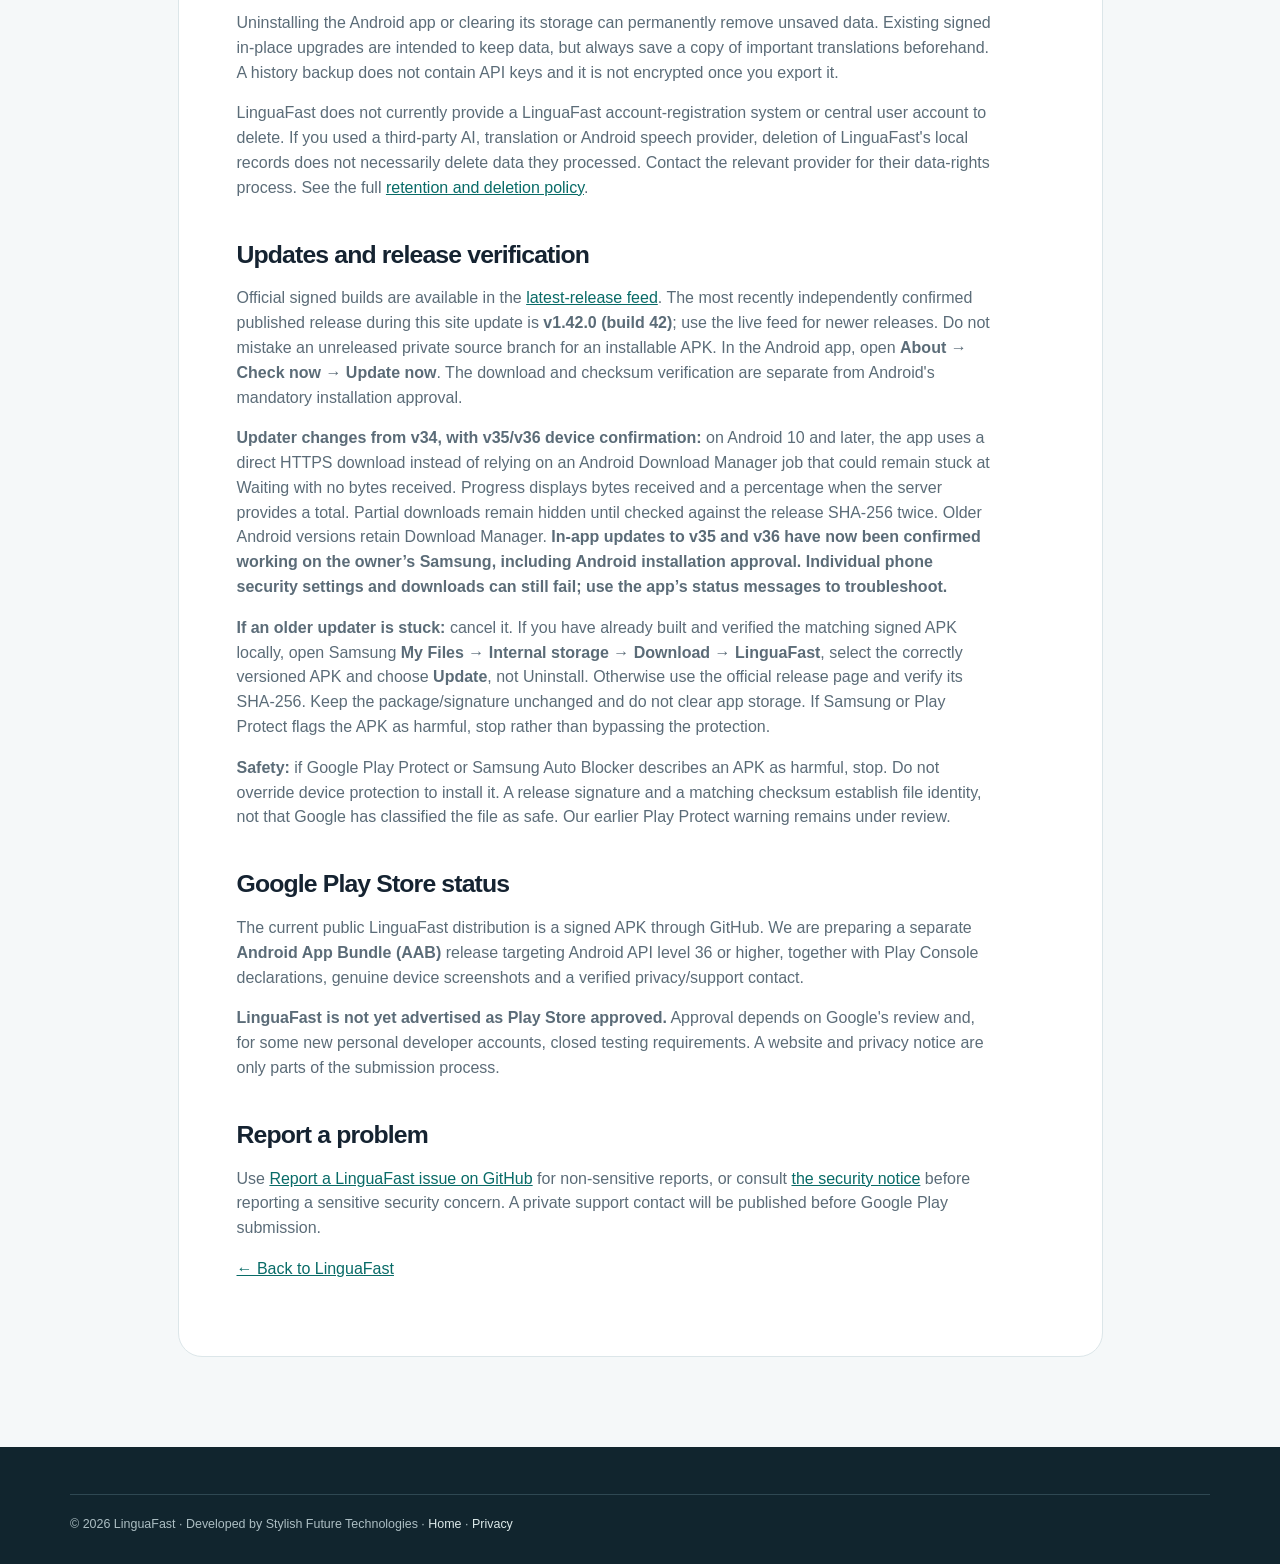
<file: docs/support.html>
<!doctype html><html lang="en"><head><meta charset="utf-8"><meta name="viewport" content="width=device-width,initial-scale=1"><meta name="theme-color" content="#0d9488">
<title>Support &amp; help · LinguaFast</title><meta name="description" content="LinguaFast Android support: AI API keys, speech recognition, local data, privacy, updates and Google Play release status.">
<link rel="icon" href="favicon.svg" type="image/svg+xml"><link rel="stylesheet" href="style.css">
<link rel="canonical" href="https://madbit1.github.io/linguafast/support.html"></head><body>
<a class="sr-only" href="#main">Skip to content</a><header class="site-head"><div class="container head-inner"><a class="identity" href="./"><img src="favicon.svg" alt="" width="42" height="42">LinguaFast</a><nav class="site-nav" aria-label="Navigation"><a href="./">Home</a><a href="privacy.html">Privacy</a><a class="nav-cta" href="https://github.com/madbit1/linguafast-updates/releases/latest">Releases</a></nav></div></header>
<main id="main"><section class="page-hero"><div class="container"><div class="eyebrow">Help centre</div><h1>Help with LinguaFast.</h1><p>Using the translator, understanding your data, and getting help with releases.</p></div></section>
<article class="prose container">
<h2 id="contact">Contact and support</h2>
<p>For non-sensitive problems, suggestions or feature requests, use the project's <a href="https://github.com/madbit1/linguafast-updates/issues/new" rel="noopener">public GitHub issue tracker</a>. Include the LinguaFast version, Android version, what happened and what you expected. Do <strong>not</strong> post API keys, signing details, email addresses, personal conversations or private logs.</p>
<p class="note warning">A verified, private developer support email is still being prepared for the Google Play listing. A public issue tracker is not a private contact channel, and it does not replace the Play Console requirement for a valid support contact.</p>
<h2 id="quick-start">Quick Setup and getting started</h2>
<p><strong>First use:</strong> Choose the <strong>FROM</strong> and <strong>TO</strong> languages for text translation. Setting FROM to Auto-detect shows an identified or likely source language when supported; selecting a language yourself is always respected. For <strong>Conversation</strong>, choose Speaker A and Speaker B languages and optionally Guest C. Tap each coloured microphone; Android will request microphone permission. If detection mishears a short phrase, choose a fixed spoken language.</p>
<p><strong>Instant (free)</strong> translates without an AI API key. <strong>AI is optional:</strong> use Settings to select a provider, paste a key, tap Test key, and Save to keep it encrypted on Android. Keys and translation text go to the selected provider only when you use an AI feature; provider charges and limits vary.</p>
<p><strong>Guided first-run setup:</strong> The published v42 Android update includes a simple Quick Setup covering these three choices in one sheet, with Save languages, Use free Instant and Set up AI key. It opens on genuinely fresh Android installs and remains accessible from Help and the page footer. It does <strong>not</strong> reset the language choices, history or saved provider keys of existing users. This is included in the <a href="https://github.com/madbit1/linguafast-updates/releases/tag/android-v42">official v42 signed APK</a>. Installation still requires Android approval.</p>
<h2 id="system-language">Language of the app's own interface</h2>
<p>Since v40, LinguaFast follows the Android device's primary language for its main translated interface labels when one of these 12 languages is supported: English, Thai, Vietnamese, Spanish, French, German, Chinese, Japanese, Korean, Portuguese, Indonesian and Malay. The main navigation, selected language dropdown names (where the device supports them), primary actions and placeholders can change when you reopen or return to the app. Other advanced settings, some help sheets and live status messages still use English. An unsupported phone language falls back to English.</p>
<p><strong>Important:</strong> changing Android's interface language never changes your selected FROM, TO, Speaker A, Speaker B or Guest C languages, message content, saved history or provider keys. System interface translation is separate from translating what you type or say.</p>
<h2 id="keys">AI keys and different providers</h2>
<p>Open <strong>Settings → AI Mode</strong> to select, test and save a provider. Since v25, the Settings screen keeps the provider list visible and stays open after Save so you can add another provider. On the main screen, choose <strong>AI</strong>, then expand the compact AI provider selector to switch saved channels. Saved profiles keep separate keys, models and API URLs when <strong>Remember AI keys</strong> is selected.</p>
<p>Current presets: Google Gemini, Groq, OpenRouter, OpenAI, DeepSeek and a custom compatible endpoint. Adding new provider presets does not require a fixed maximum number of saved-key slots.</p>
<p>If AI Polish declines a message, the provider may have returned no text, refused it, hit an output limit or encountered a configuration/quota problem. The app should preserve the original draft and report a more specific reason where the provider supplies it. Provider policies cannot be bypassed by saving a different key.</p>
<h2 id="polish">One-tap Polish and Undo (v33 onward)</h2>
<p>In <strong>Translate</strong>, type or dictate a draft and tap <strong>✨ Polish</strong>. The corrected text replaces that draft after the AI request succeeds. Tap <strong>↶ Undo</strong> to restore the exact previous text without sending another AI request. A further manual edit invalidates the earlier Undo to protect your newer wording. Polish is optional; it is not a request on each keystroke. In <strong>Conversation</strong>, expand <strong>Type, dictate or Polish a message</strong> for the same one-tap correction and Undo on typed/dictated drafts; live speaker messages are not silently polished. A long draft can require multiple provider requests, and the provider may bill for them.</p>
<h2 id="layout">Using the current v42 layout</h2>
<p><strong>Translate:</strong> choose the source/target languages at the top, enter or dictate the original message and use the Translate button. The matching outlined translation result appears directly underneath. Copy, playback, stop, save and WhatsApp controls remain available. Open the compact <strong>AI channel</strong> selector when using AI mode to switch saved providers. The model name does not dominate the main screen. The <strong>Phrases · History · Saved</strong> area is expanded by default; choose History or Saved, then tap a bilingual record to open it, or use its Copy, Speak and Delete controls. Each record keeps its full height instead of being compressed. Translation actions use small, borderless icons in even-width rows so the Clear ✕ control stays inside a narrow screen; their accessible names explain each function. The FROM and TO language boxes have stronger outlines.</p>
<p><strong>Conversation:</strong> choose A and B languages and optionally Guest C; the three coloured A/B/C microphone controls appear <strong>above</strong> a shorter, scrollable conversation transcript on narrow screens, so all three stay accessible. Each completed message retains copy, replay and delete actions. Expand the draft section to type, dictate, polish or send a message. Speaker-language guidance is available in an expandable help section.</p>
<h2 id="speech">Speech input and three-speaker conversation</h2>
<p>Tap the microphone for Speaker A, Speaker B or Guest C and grant microphone permission. <strong>The microphone is transcribed by Android’s installed speech-recognition service, not by Gemini, Groq or the AI model you choose for translation.</strong> The translation engine receives text after recognition; changing the AI model will not correct words Android already misheard.</p><p>If words are garbled, choose the actual <strong>speaker language</strong> (for example English, Vietnamese or Thai) instead of Auto. Speak directly toward the microphone, reduce music/TV/background conversation, and check that Android Speech Services and language packs are updated. Watch the live transcription before trusting the translation. Short, mixed-language or heavily accented phrases can be misunderstood by the installed recognizer.</p><p><strong>Since v29:</strong> speech capture was adjusted to give Android more time to return final recognizer output and to support draft dictation at the cursor. Transcription appears while you speak when the installed recognizer supplies interim results. Actual timing and recognition accuracy remain dependent on Android speech services.</p>
<p>If speech recognition remains unreliable, type the original message instead; this bypasses microphone transcription entirely. Text translation and conversation mode remain distinct options in the app. Do not share private conversations or API keys in a public support issue.</p>
<h2 id="data">Local data, backups and deletion</h2>
<p>Open <strong>Privacy and data</strong> inside LinguaFast. You can adjust how long history is retained, make a manual JSON copy of records, restore a saved copy, or choose <strong>Clear local data</strong> to remove local history and saved API keys.</p>
<p>Uninstalling the Android app or clearing its storage can permanently remove unsaved data. Existing signed in-place upgrades are intended to keep data, but always save a copy of important translations beforehand. A history backup does not contain API keys and it is not encrypted once you export it.</p>
<p>LinguaFast does not currently provide a LinguaFast account-registration system or central user account to delete. If you used a third-party AI, translation or Android speech provider, deletion of LinguaFast's local records does not necessarily delete data they processed. Contact the relevant provider for their data-rights process. See the full <a href="privacy.html#retention">retention and deletion policy</a>.</p>
<h2 id="updates">Updates and release verification</h2>
<p>Official signed builds are available in the <a href="https://github.com/madbit1/linguafast-updates/releases/latest">latest-release feed</a>. The most recently independently confirmed published release during this site update is <strong>v1.42.0 (build 42)</strong>; use the live feed for newer releases. Do not mistake an unreleased private source branch for an installable APK. In the Android app, open <strong>About → Check now → Update now</strong>. The download and checksum verification are separate from Android's mandatory installation approval.</p>
<p><strong>Updater changes from v34, with v35/v36 device confirmation:</strong> on Android 10 and later, the app uses a direct HTTPS download instead of relying on an Android Download Manager job that could remain stuck at Waiting with no bytes received. Progress displays bytes received and a percentage when the server provides a total. Partial downloads remain hidden until checked against the release SHA-256 twice. Older Android versions retain Download Manager. <strong>In-app updates to v35 and v36 have now been confirmed working on the owner’s Samsung, including Android installation approval. Individual phone security settings and downloads can still fail; use the app’s status messages to troubleshoot.</strong></p>
<p><strong>If an older updater is stuck:</strong> cancel it. If you have already built and verified the matching signed APK locally, open Samsung <strong>My Files → Internal storage → Download → LinguaFast</strong>, select the correctly versioned APK and choose <strong>Update</strong>, not Uninstall. Otherwise use the official release page and verify its SHA-256. Keep the package/signature unchanged and do not clear app storage. If Samsung or Play Protect flags the APK as harmful, stop rather than bypassing the protection.</p>
<p><strong>Safety:</strong> if Google Play Protect or Samsung Auto Blocker describes an APK as harmful, stop. Do not override device protection to install it. A release signature and a matching checksum establish file identity, not that Google has classified the file as safe. Our earlier Play Protect warning remains under review.</p>
<h2 id="play">Google Play Store status</h2>
<p>The current public LinguaFast distribution is a signed APK through GitHub. We are preparing a separate <strong>Android App Bundle (AAB)</strong> release targeting Android API level 36 or higher, together with Play Console declarations, genuine device screenshots and a verified privacy/support contact.</p>
<p><strong>LinguaFast is not yet advertised as Play Store approved.</strong> Approval depends on Google's review and, for some new personal developer accounts, closed testing requirements. A website and privacy notice are only parts of the submission process.</p>
<h2 id="report">Report a problem</h2>
<p>Use <a href="https://github.com/madbit1/linguafast-updates/issues/new" rel="noopener">Report a LinguaFast issue on GitHub</a> for non-sensitive reports, or consult <a href="https://github.com/madbit1/linguafast-updates/blob/main/SECURITY.md">the security notice</a> before reporting a sensitive security concern. A private support contact will be published before Google Play submission.</p>
<p><a href="./">← Back to LinguaFast</a></p>
</article></main><footer class="footer"><div class="container"><div class="footer-bottom">© 2026 LinguaFast · Developed by Stylish Future Technologies · <a href="./">Home</a> · <a href="privacy.html">Privacy</a></div></div></footer>
</body></html>
</file>
<file: docs/style.css>
/* LinguaFast website — mirrors the Android app's teal brand and orange conversation mode. */
:root{color-scheme:light;--bg:#f5f8f9;--paper:#fff;--ink:#152331;--muted:#5b6c78;--line:#dce6e9;--teal:#0d9488;--deep:#086b67;--aqua:#e3f8f4;--orange:#e86a2c;--lav:#6d28d9;--shadow:0 22px 60px rgba(13,43,50,.10)}
*{box-sizing:border-box}html{scroll-behavior:smooth}body{margin:0;background:var(--bg);color:var(--ink);font:16px/1.55 -apple-system,BlinkMacSystemFont,"Segoe UI",Roboto,Arial,sans-serif}a{color:var(--deep)}a:hover{text-decoration:none}a:focus-visible,button:focus-visible{outline:3px solid #fb923c;outline-offset:3px}h1,h2,h3,p{margin-top:0}h1,h2,h3{line-height:1.12;letter-spacing:-.035em}h1{font-size:clamp(2.5rem,6vw,5rem);font-weight:800;margin-bottom:22px}h2{font-size:clamp(2rem,4vw,3.1rem);margin-bottom:18px}h3{font-size:1.2rem;margin-bottom:10px}p{color:var(--muted)}.container{width:min(1140px,calc(100% - 38px));margin-inline:auto}.sr-only{position:absolute;width:1px;height:1px;overflow:hidden;clip:rect(0,0,0,0);white-space:nowrap}
header.site-head{background:rgba(255,255,255,.96);border-bottom:1px solid var(--line);position:sticky;top:0;z-index:10;backdrop-filter:blur(14px)}.head-inner{min-height:75px;display:flex;align-items:center;justify-content:space-between;gap:20px}.identity{display:flex;align-items:center;gap:11px;color:var(--ink);text-decoration:none;font-size:1.15rem;font-weight:800;letter-spacing:-.025em}.identity img{width:42px;height:42px;border-radius:12px}.site-nav{display:flex;align-items:center;gap:24px;font-size:.9rem;font-weight:650}.site-nav a{color:#4c5d68;text-decoration:none}.site-nav a:hover{color:var(--teal)}.nav-cta,.button{display:inline-flex;justify-content:center;align-items:center;gap:9px;border-radius:12px;padding:13px 18px;font-weight:750;text-decoration:none;border:1px solid transparent;transition:transform .15s ease,box-shadow .15s ease}.nav-cta{background:var(--aqua);color:var(--deep)!important}.button:hover,.nav-cta:hover{transform:translateY(-2px)}.button-primary{background:var(--teal);color:white;box-shadow:0 10px 22px rgba(13,148,136,.2)}.button-primary:hover{color:white}.button-ghost{border-color:#cbdcdd;background:white;color:var(--ink)}.button-dark{background:#19313b;color:white}.button-dark:hover{color:#fff}
.hero{padding:72px 0 86px;overflow:hidden;background:radial-gradient(ellipse 700px 450px at 87% 22%,#cef7f0 0%,transparent 74%),radial-gradient(ellipse 630px 410px at 3% 85%,#e9f4ff 0%,transparent 78%),var(--bg)}.hero-grid{display:grid;grid-template-columns:1.1fr .9fr;gap:60px;align-items:center}.eyebrow{color:var(--deep);font-size:.78rem;font-weight:850;letter-spacing:.14em;text-transform:uppercase;margin-bottom:17px}.hero-lead{font-size:clamp(1.06rem,1.7vw,1.27rem);max-width:620px;line-height:1.7}.hero-actions{display:flex;flex-wrap:wrap;gap:12px;margin:28px 0 23px}.little-note{font-size:.83rem;max-width:570px;line-height:1.65}.hero-trust{display:flex;flex-wrap:wrap;gap:10px;margin-top:32px}.hero-trust span{padding:8px 12px;background:#fff;border:1px solid var(--line);border-radius:999px;color:#48616b;font-weight:650;font-size:.78rem}
.section{padding:88px 0}.section.alt{background:#fff}.section-heading{max-width:700px;margin-bottom:34px}.section-heading p{font-size:1.06rem}.grid3{display:grid;grid-template-columns:repeat(3,minmax(0,1fr));gap:18px}.feature{padding:27px 25px 28px;border-radius:22px;background:#fff;border:1px solid var(--line);min-height:240px;box-shadow:0 5px 28px rgba(12,39,46,.03)}.feature p{font-size:.96rem}.feature-icon{display:grid;place-items:center;width:49px;height:49px;border-radius:14px;background:var(--aqua);font-size:1.5rem;margin-bottom:20px}.feature:nth-child(2) .feature-icon{background:#fff1e9}.feature:nth-child(3) .feature-icon{background:#eee8ff}.feature:nth-child(5) .feature-icon{background:#e9efff}.feature:nth-child(6) .feature-icon{background:#fff2de}
.phone-wrap{position:relative;max-width:420px;margin:0 auto;padding:28px 0}.phone-wrap:before{content:"";position:absolute;width:260px;height:260px;border:1px solid #a2e0d7;border-radius:50%;top:-5px;right:-32px;opacity:.7}.phone-wrap:after{content:"";position:absolute;width:160px;height:160px;background:#ffebd9;border-radius:50%;bottom:5px;left:-60px;z-index:0}.phone{position:relative;z-index:1;background:#f4f6f8;border:9px solid #1f3037;box-shadow:0 28px 75px rgba(13,40,50,.25);border-radius:38px;max-width:355px;margin:auto;padding:19px 15px 18px;min-height:606px;color:#1c2c38;transform:rotate(1.2deg)}.phone-top{display:flex;align-items:center;justify-content:space-between;margin-bottom:15px;font-size:.7rem}.phone-brand{display:flex;align-items:center;gap:8px;font-size:.98rem;font-weight:850}.mini-logo{display:grid;place-items:center;width:29px;height:29px;border-radius:8px;background:#0d9488;color:#fff;font-weight:850}.phone-panel{background:#fff;border:1px solid #e1e7eb;border-radius:13px;padding:12px;margin-bottom:10px;box-shadow:0 2px 12px rgba(31,44,53,.04)}.mode-row{display:grid;grid-template-columns:1fr 1fr;gap:7px;margin-bottom:12px}.mode-row span{font-size:.7rem;text-align:center;padding:14px 5px;border:1px solid #f4a57b;border-radius:10px;background:#fff}.mode-row span:first-child{background:#0d9488;border-color:#0d9488;color:#fff}.mode-row b{display:block;font-size:.78rem}.language-row{display:flex;gap:9px;justify-content:space-between;align-items:center;font-size:.82rem;font-weight:750}.switch{color:#0d9488;font-size:1.1rem}.hint{font-size:.67rem;color:#80919b;margin-bottom:7px;text-transform:uppercase;font-weight:800;letter-spacing:.06em}.phone-content{line-height:1.45;font-size:.9rem;min-height:60px}.phone-actions{display:flex;gap:7px;padding-top:10px;border-top:1px solid #edf1f2;margin-top:12px;font-size:.7rem;color:#64747d}.phone-actions span{background:#f6f8f8;border:1px solid #e7ecee;padding:6px 8px;border-radius:7px}.phone-primary{padding:11px;border-radius:11px;background:#0d9488;text-align:center;color:#fff;font-weight:800;font-size:.78rem;margin:10px 0}.phone-footer{display:flex;justify-content:space-between;color:#88969e;font-size:.69rem}.float-pill{position:absolute;z-index:2;right:-19px;bottom:70px;padding:13px 17px;background:white;border:1px solid #e4ebe9;border-radius:13px;font-size:.78rem;font-weight:800;box-shadow:0 10px 26px rgba(22,55,53,.14);transform:rotate(-3deg)}.float-pill b{color:var(--teal)}
.showcase{display:grid;grid-template-columns:1fr 1fr;gap:50px;align-items:center}.chat-panel{background:#142c39;border-radius:25px;padding:22px;box-shadow:var(--shadow);color:white}.chat-head{display:flex;align-items:center;justify-content:space-between;border-bottom:1px solid #35505c;padding-bottom:14px;font-size:.84rem;font-weight:780}.chat-bubble{padding:13px 16px;border-radius:14px;max-width:87%;margin-top:14px;background:#224752;color:#fff;font-size:.91rem}.chat-bubble:nth-of-type(3){background:#0d9488;margin-left:auto}.chat-bubble:nth-of-type(4){background:#ea580c}.chat-bubble small{display:block;font-weight:850;font-size:.7rem;opacity:.7;margin-bottom:6px}.chat-tools{display:flex;justify-content:space-between;gap:8px;padding-top:18px;color:#b8d4d7;font-size:.75rem}.chat-tools span{padding:9px 10px;border-radius:9px;background:#20404d}.preview-label{color:#748a93;font-size:.77rem;margin-top:14px}
.provider-list{display:flex;flex-wrap:wrap;gap:9px;margin:23px 0}.provider-list span{background:white;padding:9px 13px;border:1px solid var(--line);border-radius:9px;font-weight:730;font-size:.83rem}.soft-panel{background:#effaf8;border-radius:24px;padding:34px;border:1px solid #d3ebe5}.two-column{display:grid;grid-template-columns:1fr 1fr;gap:32px}.callout{background:#132f3a;color:#fff;border-radius:24px;padding:38px 42px;display:flex;justify-content:space-between;gap:28px;align-items:center}.callout h2{font-size:clamp(1.8rem,3vw,2.6rem);margin-bottom:12px}.callout p{color:#c6d9dc;margin-bottom:0}.callout .button{white-space:nowrap}.release-date{font-size:.77rem;letter-spacing:.12em;text-transform:uppercase;font-weight:850;color:var(--deep)}.version-big{font-size:2.6rem;font-weight:850;letter-spacing:-.05em;margin:10px 0}.fine{font-size:.8rem;color:#667882}.footer{background:#11252e;padding:47px 0 30px;color:#d7e4e7}.footer a{color:#dce9e9;text-decoration:none}.footer a:hover{text-decoration:underline}.footer-grid{display:grid;grid-template-columns:2fr 1fr 1fr;gap:30px;padding-bottom:30px}.footer p{color:#adbdc2;font-size:.86rem}.footer h3{color:#fff;font-size:.9rem}.footer ul{list-style:none;padding:0;margin:0}.footer li{margin-bottom:9px;font-size:.85rem}.footer-bottom{border-top:1px solid #2f4852;padding-top:20px;font-size:.78rem;color:#acbec3}
.page-hero{padding:75px 0 43px;background:radial-gradient(ellipse 400px 300px at 85% 0%,#d9f7ef 0%,transparent 80%)}.page-hero h1{font-size:clamp(2.2rem,4vw,3.5rem);max-width:760px}.prose{background:white;border:1px solid var(--line);border-radius:24px;padding:clamp(24px,5vw,58px);margin:0 auto 90px;max-width:925px}.prose h2{font-size:1.55rem;margin-top:40px}.prose h3{font-size:1.05rem;margin-top:26px}.prose li{color:#526570;margin-bottom:10px}.prose p{max-width:760px}.prose .note{border-left:4px solid var(--teal);background:#edf8f5;padding:15px 19px;border-radius:0 9px 9px 0;color:#244550}.prose .warning{border-left-color:#d46a36;background:#fff5e9}.prose a{word-break:break-word}
@media(max-width:900px){.hero-grid{gap:25px;grid-template-columns:1fr 1fr}.phone{transform:none}.showcase{gap:30px}.site-nav{gap:15px}}@media(max-width:720px){.hero-grid,.showcase,.two-column{grid-template-columns:1fr}.hero{padding:52px 0 68px}.hero-grid{gap:25px}.grid3{grid-template-columns:1fr 1fr}.site-nav a:not(.nav-cta){display:none}.section{padding:65px 0}.showcase>div:first-child{order:2}.showcase>div:nth-child(2){order:1}.footer-grid{grid-template-columns:1fr 1fr}.footer-grid>div:first-child{grid-column:1/-1}.callout{display:block;padding:30px}.callout .button{margin-top:22px}.phone-wrap{max-width:380px}.float-pill{right:0}}
@media(max-width:460px){.container{width:min(100% - 30px,1140px)}.grid3{grid-template-columns:1fr}.head-inner{min-height:68px}.nav-cta{padding:10px 12px;font-size:.8rem}.feature{min-height:0}.hero-trust{gap:6px}.hero-trust span{font-size:.72rem}.footer-grid{grid-template-columns:1fr}.float-pill{right:4px}.phone-wrap:before{right:0}.phone{border-width:7px;min-height:570px}}
@media(prefers-reduced-motion:reduce){html{scroll-behavior:auto}.button,.nav-cta{transition:none}}

/* v34 illustrative website preview: pair the two translation cards and emphasize
   only the outer conversation frame; do not imply these are device screenshots. */
.phone-panel:not(.language-row){border:2px solid var(--teal);border-radius:13px;margin-bottom:6px}
.phone-panel.language-row{margin-bottom:8px}
.phone-primary{margin:6px 0;padding:9px}
.phone-actions{display:flex;flex-wrap:wrap;gap:5px}
.phone-actions span{font-size:.67rem;white-space:nowrap;padding:5px 6px}
.phone-footer{flex-wrap:wrap;gap:4px;line-height:1.4}
.chat-panel{border:3px solid var(--teal);padding:17px;border-radius:17px}
.chat-head{background:rgba(13,148,136,.16);padding:10px 11px;border-radius:9px;border-bottom:1px solid rgba(45,212,191,.45)}
</file>
